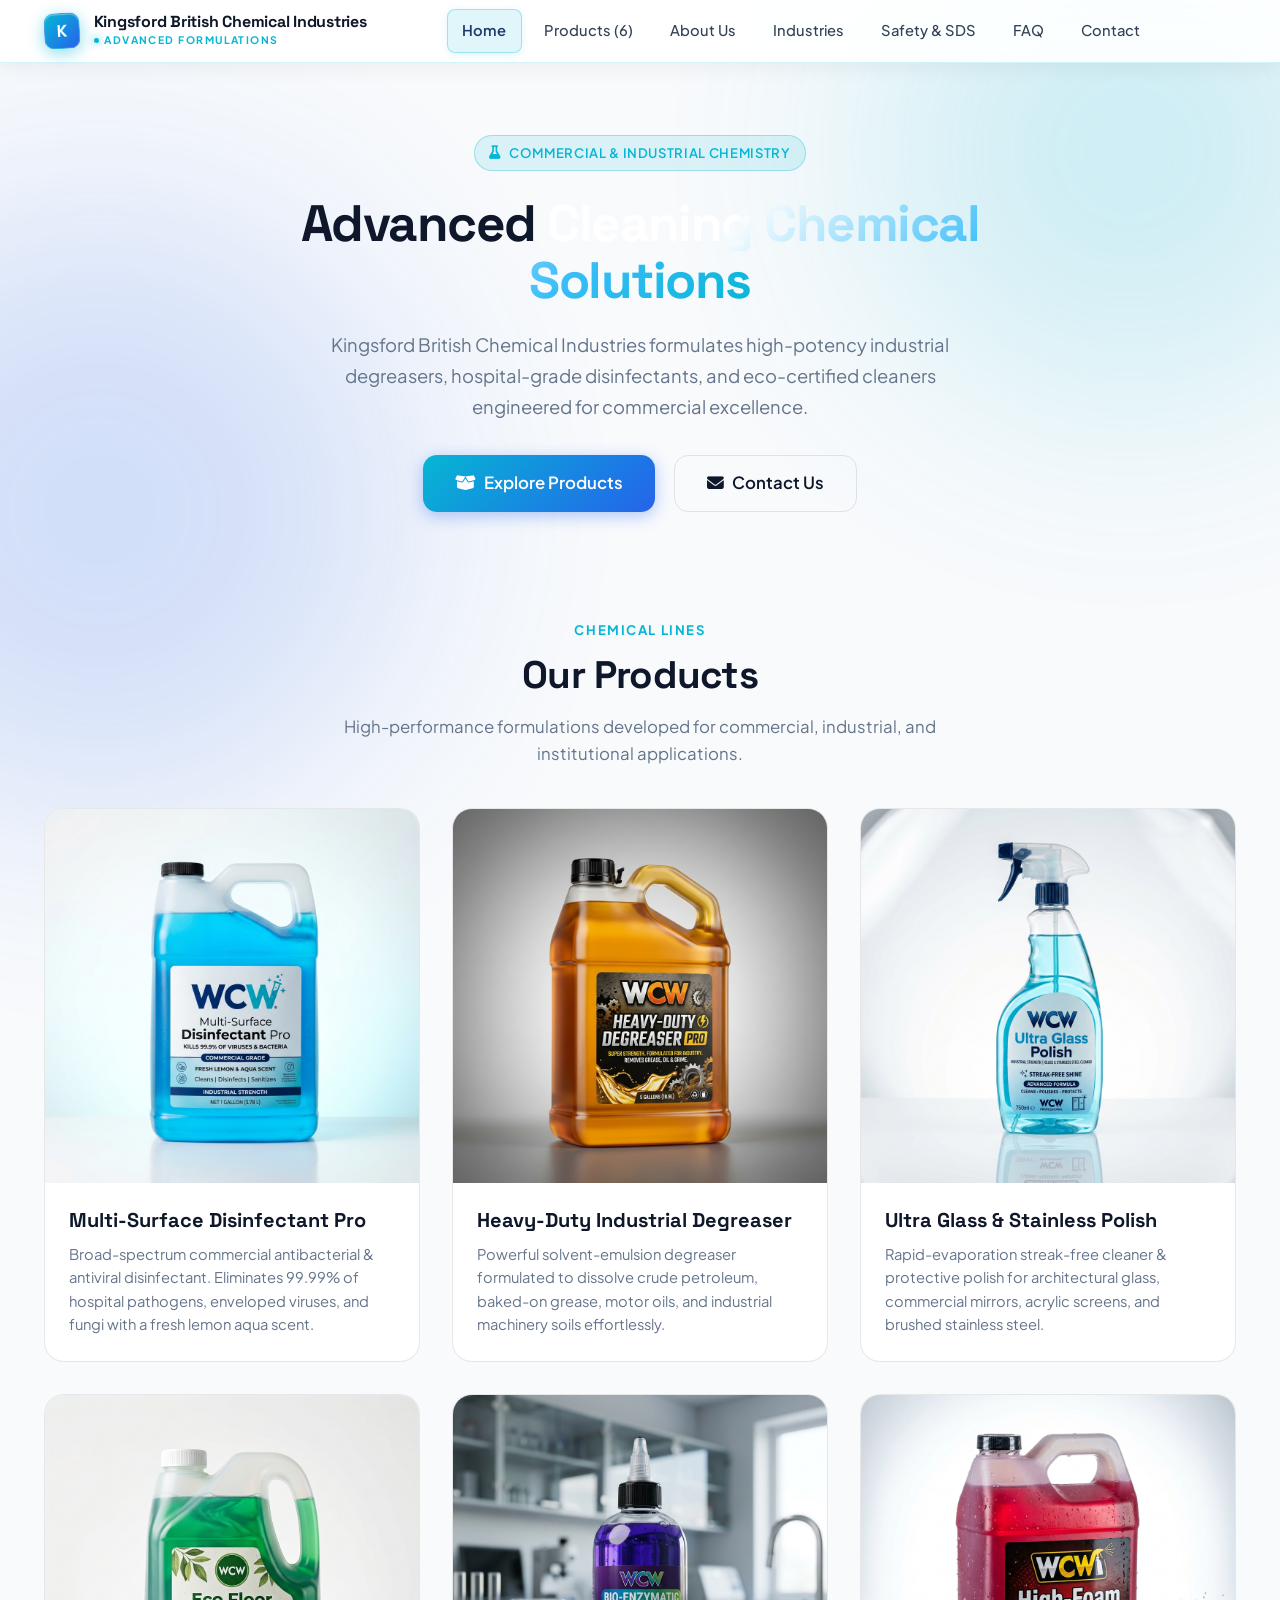
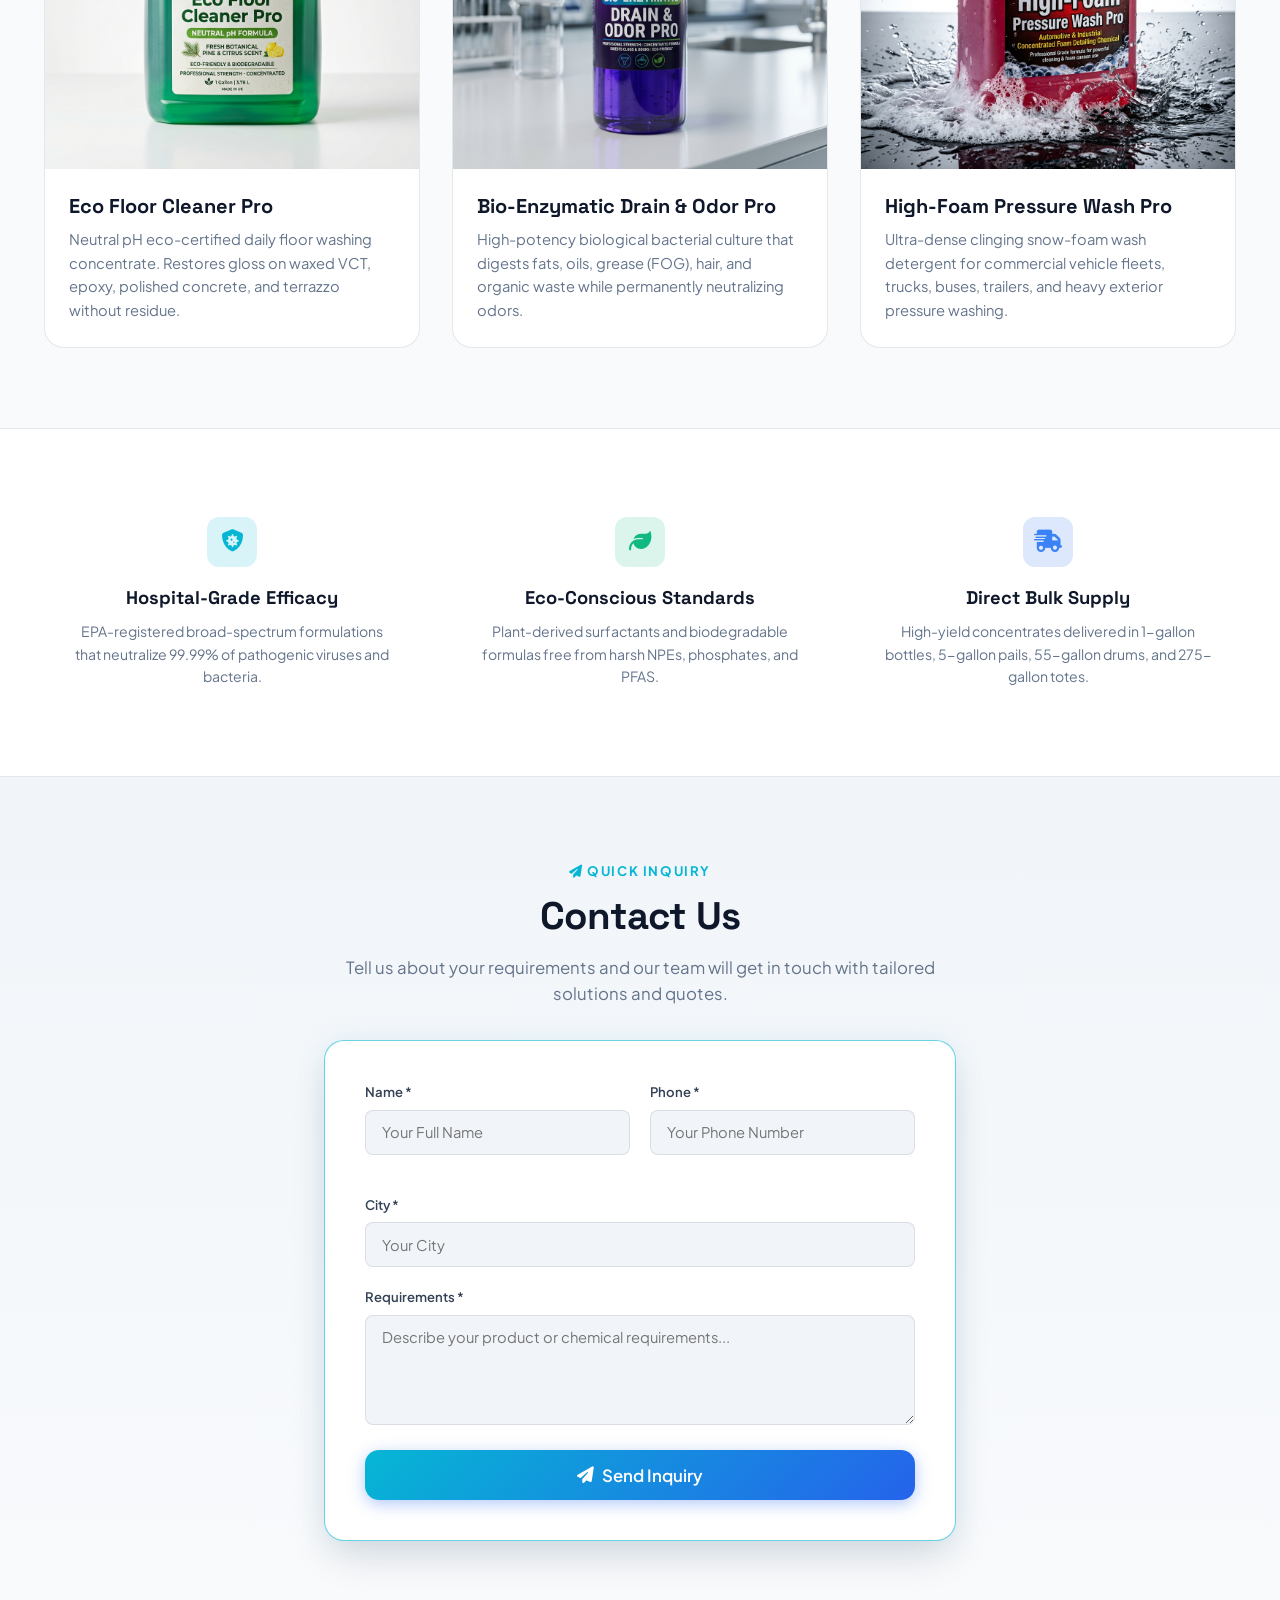
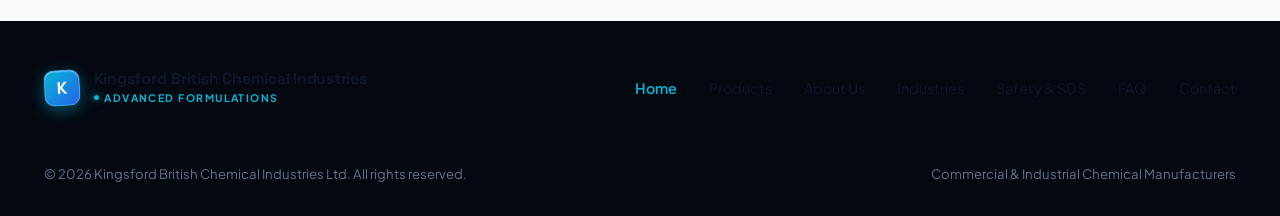
<file: index.html>
<!DOCTYPE html>
<html lang="en">
<head>
  <meta charset="UTF-8">
  <meta name="viewport" content="width=device-width, initial-scale=1.0">
  <title>Kingsford British Chemical Industries | Commercial & Industrial Cleaning Solutions</title>
  <meta name="description" content="Kingsford British Chemical Industries formulates laboratory-grade commercial and industrial cleaning chemicals, disinfectants, degreasers, and eco-certified cleaners.">
  
  <!-- Favicon -->
  <link rel="icon" type="image/svg+xml" href="data:image/svg+xml,<svg xmlns='http://www.w3.org/2000/svg' viewBox='0 0 100 100'><rect width='100' height='100' rx='25' fill='%2306b6d4'/><text x='50%' y='68%' font-size='55' font-family='sans-serif' font-weight='900' fill='white' text-anchor='middle'>K</text></svg>">

  <!-- Google Fonts -->
  <link rel="preconnect" href="https://fonts.googleapis.com">
  <link rel="preconnect" href="https://fonts.gstatic.com" crossorigin>
  <link href="https://fonts.googleapis.com/css2?family=Plus+Jakarta+Sans:wght@400;500;600;700&family=Space+Grotesk:wght@500;600;700;800&display=swap" rel="stylesheet">

  <!-- Font Awesome 6 Icons -->
  <link rel="stylesheet" href="https://cdnjs.cloudflare.com/ajax/libs/font-awesome/6.5.1/css/all.min.css">

  <!-- Stylesheet -->
  <link rel="stylesheet" href="styles.css">
</head>
<body>

  <!-- Ambient Background Glow -->
  <div class="bg-glow-orb bg-orb-1"></div>
  <div class="bg-glow-orb bg-orb-2"></div>



  <!-- Header -->
  <header class="header-main">
    <div class="container nav-wrapper">
      <a href="index.html" class="brand-logo" aria-label="Kingsford British Chemical Industries Homepage">
        <div class="logo-badge">K</div>
        <div class="brand-text">
          <span class="title">Kingsford British Chemical Industries</span>
          <span class="tagline">Advanced Formulations</span>
        </div>
      </a>

      <!-- Navigation Links -->
      <nav>
        <ul class="nav-menu">
          <li><a href="index.html" class="nav-link active">Home</a></li>
          <li><a href="products.html" class="nav-link">Products (6)</a></li>
          <li><a href="about.html" class="nav-link">About Us</a></li>
          <li><a href="industries.html" class="nav-link">Industries</a></li>
          <li><a href="safety.html" class="nav-link">Safety & SDS</a></li>
          <li><a href="faq.html" class="nav-link">FAQ</a></li>
          <li><a href="#contact" class="nav-link">Contact</a></li>
        </ul>
      </nav>

      <!-- Action Buttons -->
      <div class="nav-actions">
        <button class="mobile-nav-toggle" aria-label="Open Navigation Menu" aria-expanded="false">
          <i class="fas fa-bars"></i>
        </button>
      </div>
    </div>
  </header>

  <!-- Clean Hero Section -->
  <section class="hero-section" id="hero" style="padding: 4.5rem 0 3.5rem;">
    <div class="container" style="text-align: center; max-width: 860px;">
      <div class="hero-tag">
        <i class="fas fa-flask"></i> Commercial & Industrial Chemistry
      </div>
      <h1 class="hero-title" style="font-size: 3.2rem; margin-bottom: 1.2rem;">
        Advanced <span class="gradient-text">Cleaning Chemical Solutions</span>
      </h1>
      <p class="hero-desc" style="margin: 0 auto 2rem; font-size: 1.15rem; max-width: 680px;">
        Kingsford British Chemical Industries formulates high-potency industrial degreasers, hospital-grade disinfectants, and eco-certified cleaners engineered for commercial excellence.
      </p>

      <div class="hero-cta-group" style="justify-content: center; margin-bottom: 0;">
        <a href="#products" class="btn btn-primary btn-lg">
          <i class="fas fa-box-open"></i> Explore Products
        </a>
        <a href="#contact" class="btn btn-outline btn-lg">
          <i class="fas fa-envelope"></i> Contact Us
        </a>
      </div>
    </div>
  </section>

  <!-- 6 Products Showcase Section -->
  <main class="products-section" id="products" style="padding: 3rem 0 5rem;">
    <div class="container">
      <div class="section-header" style="margin-bottom: 2.5rem;">
        <span class="section-tag">Chemical Lines</span>
        <h2 class="section-title">Our Products</h2>
        <p class="section-desc">
          High-performance formulations developed for commercial, industrial, and institutional applications.
        </p>
      </div>

      <!-- Simple 6 Products Grid -->
      <div class="products-grid" id="productsGrid">
        <!-- Rendered dynamically by app.js: Photo, Product Name, and Description only -->
      </div>
    </div>
  </main>

  <!-- Simple Why Kingsford British Chemical Industries Section -->
  <section style="padding: 4rem 0; background: var(--bg-card); border-top: 1px solid var(--border-glass); border-bottom: 1px solid var(--border-glass);">
    <div class="container">
      <div class="features-inline-grid" style="display: grid; grid-template-columns: repeat(3, 1fr); gap: 2rem; text-align: center;">
        <div style="padding: 1.5rem;">
          <div style="width: 50px; height: 50px; border-radius: 12px; background: rgba(6, 182, 212, 0.15); color: var(--accent-cyan); display: flex; align-items: center; justify-content: center; font-size: 1.4rem; margin: 0 auto 1rem;">
            <i class="fas fa-shield-virus"></i>
          </div>
          <h3 style="font-family: var(--font-heading); font-size: 1.15rem; margin-bottom: 0.5rem;">Hospital-Grade Efficacy</h3>
          <p style="font-size: 0.88rem; color: var(--text-muted); line-height: 1.6;">
            EPA-registered broad-spectrum formulations that neutralize 99.99% of pathogenic viruses and bacteria.
          </p>
        </div>

        <div style="padding: 1.5rem;">
          <div style="width: 50px; height: 50px; border-radius: 12px; background: rgba(16, 185, 129, 0.15); color: var(--accent-emerald); display: flex; align-items: center; justify-content: center; font-size: 1.4rem; margin: 0 auto 1rem;">
            <i class="fas fa-leaf"></i>
          </div>
          <h3 style="font-family: var(--font-heading); font-size: 1.15rem; margin-bottom: 0.5rem;">Eco-Conscious Standards</h3>
          <p style="font-size: 0.88rem; color: var(--text-muted); line-height: 1.6;">
            Plant-derived surfactants and biodegradable formulas free from harsh NPEs, phosphates, and PFAS.
          </p>
        </div>

        <div style="padding: 1.5rem;">
          <div style="width: 50px; height: 50px; border-radius: 12px; background: rgba(37, 99, 235, 0.15); color: var(--primary-400); display: flex; align-items: center; justify-content: center; font-size: 1.4rem; margin: 0 auto 1rem;">
            <i class="fas fa-truck-fast"></i>
          </div>
          <h3 style="font-family: var(--font-heading); font-size: 1.15rem; margin-bottom: 0.5rem;">Direct Bulk Supply</h3>
          <p style="font-size: 0.88rem; color: var(--text-muted); line-height: 1.6;">
            High-yield concentrates delivered in 1-gallon bottles, 5-gallon pails, 55-gallon drums, and 275-gallon totes.
          </p>
        </div>
      </div>
    </div>
  </section>

  <!-- Contact Form Section -->
  <section class="contact-section" id="contact" style="padding: 5rem 0; position: relative;">
    <div class="container" style="max-width: 680px;">
      <div class="section-header" style="text-align: center; margin-bottom: 2rem;">
        <span class="section-tag"><i class="fas fa-paper-plane"></i> Quick Inquiry</span>
        <h2 class="section-title">Contact Us</h2>
        <p class="section-desc">
          Tell us about your requirements and our team will get in touch with tailored solutions and quotes.
        </p>
      </div>

      <div class="contact-form-box" style="box-shadow: var(--shadow-lg), 0 0 30px rgba(6, 182, 212, 0.08);">
        <form id="landingContactForm">
          <div class="form-grid-2">
            <div class="form-group">
              <label class="form-label" for="landingName">Name *</label>
              <input type="text" id="landingName" name="name" class="form-input" placeholder="Your Full Name" required>
            </div>
            <div class="form-group">
              <label class="form-label" for="landingPhone">Phone *</label>
              <input type="tel" id="landingPhone" name="phone" class="form-input" placeholder="Your Phone Number" required>
            </div>
          </div>

          <div class="form-group">
            <label class="form-label" for="landingCity">City *</label>
            <input type="text" id="landingCity" name="city" class="form-input" placeholder="Your City" required>
          </div>

          <div class="form-group">
            <label class="form-label" for="landingRequirements">Requirements *</label>
            <textarea id="landingRequirements" name="requirements" class="form-textarea" placeholder="Describe your product or chemical requirements..." required></textarea>
          </div>

          <button type="submit" class="btn btn-primary btn-lg" style="width: 100%;">
            <i class="fas fa-paper-plane"></i> Send Inquiry
          </button>
        </form>
      </div>
    </div>
  </section>

  <!-- Simple Footer -->
  <footer class="site-footer" style="padding: 3rem 0 2rem;">
    <div class="container">
      <div style="display: flex; justify-content: space-between; align-items: center; flex-wrap: wrap; gap: 1.5rem; padding-bottom: 2rem; border-bottom: 1px solid var(--border-glass);">
        <a href="index.html" class="brand-logo" aria-label="Kingsford British Chemical Industries">
          <div class="logo-badge">K</div>
          <div class="brand-text">
            <span class="title">Kingsford British Chemical Industries</span>
            <span class="tagline">Advanced Formulations</span>
          </div>
        </a>

        <div style="display: flex; gap: 2rem; flex-wrap: wrap; font-size: 0.9rem;">
          <a href="index.html" style="color: var(--accent-cyan); font-weight: 600;">Home</a>
          <a href="products.html">Products</a>
          <a href="about.html">About Us</a>
          <a href="industries.html">Industries</a>
          <a href="safety.html">Safety & SDS</a>
          <a href="faq.html">FAQ</a>
          <a href="#contact">Contact</a>
        </div>
      </div>

      <div style="display: flex; justify-content: space-between; align-items: center; flex-wrap: wrap; gap: 1rem; margin-top: 1.5rem; font-size: 0.82rem; color: var(--text-muted);">
        <div>&copy; 2026 Kingsford British Chemical Industries Ltd. All rights reserved.</div>
        <div>Commercial & Industrial Chemical Manufacturers</div>
      </div>
    </div>
  </footer>

  <!-- Toast Notification Container -->
  <div class="toast-container" id="toastContainer"></div>

  <!-- Application Script -->
  <script src="app.js"></script>
</body>
</html>
</file>
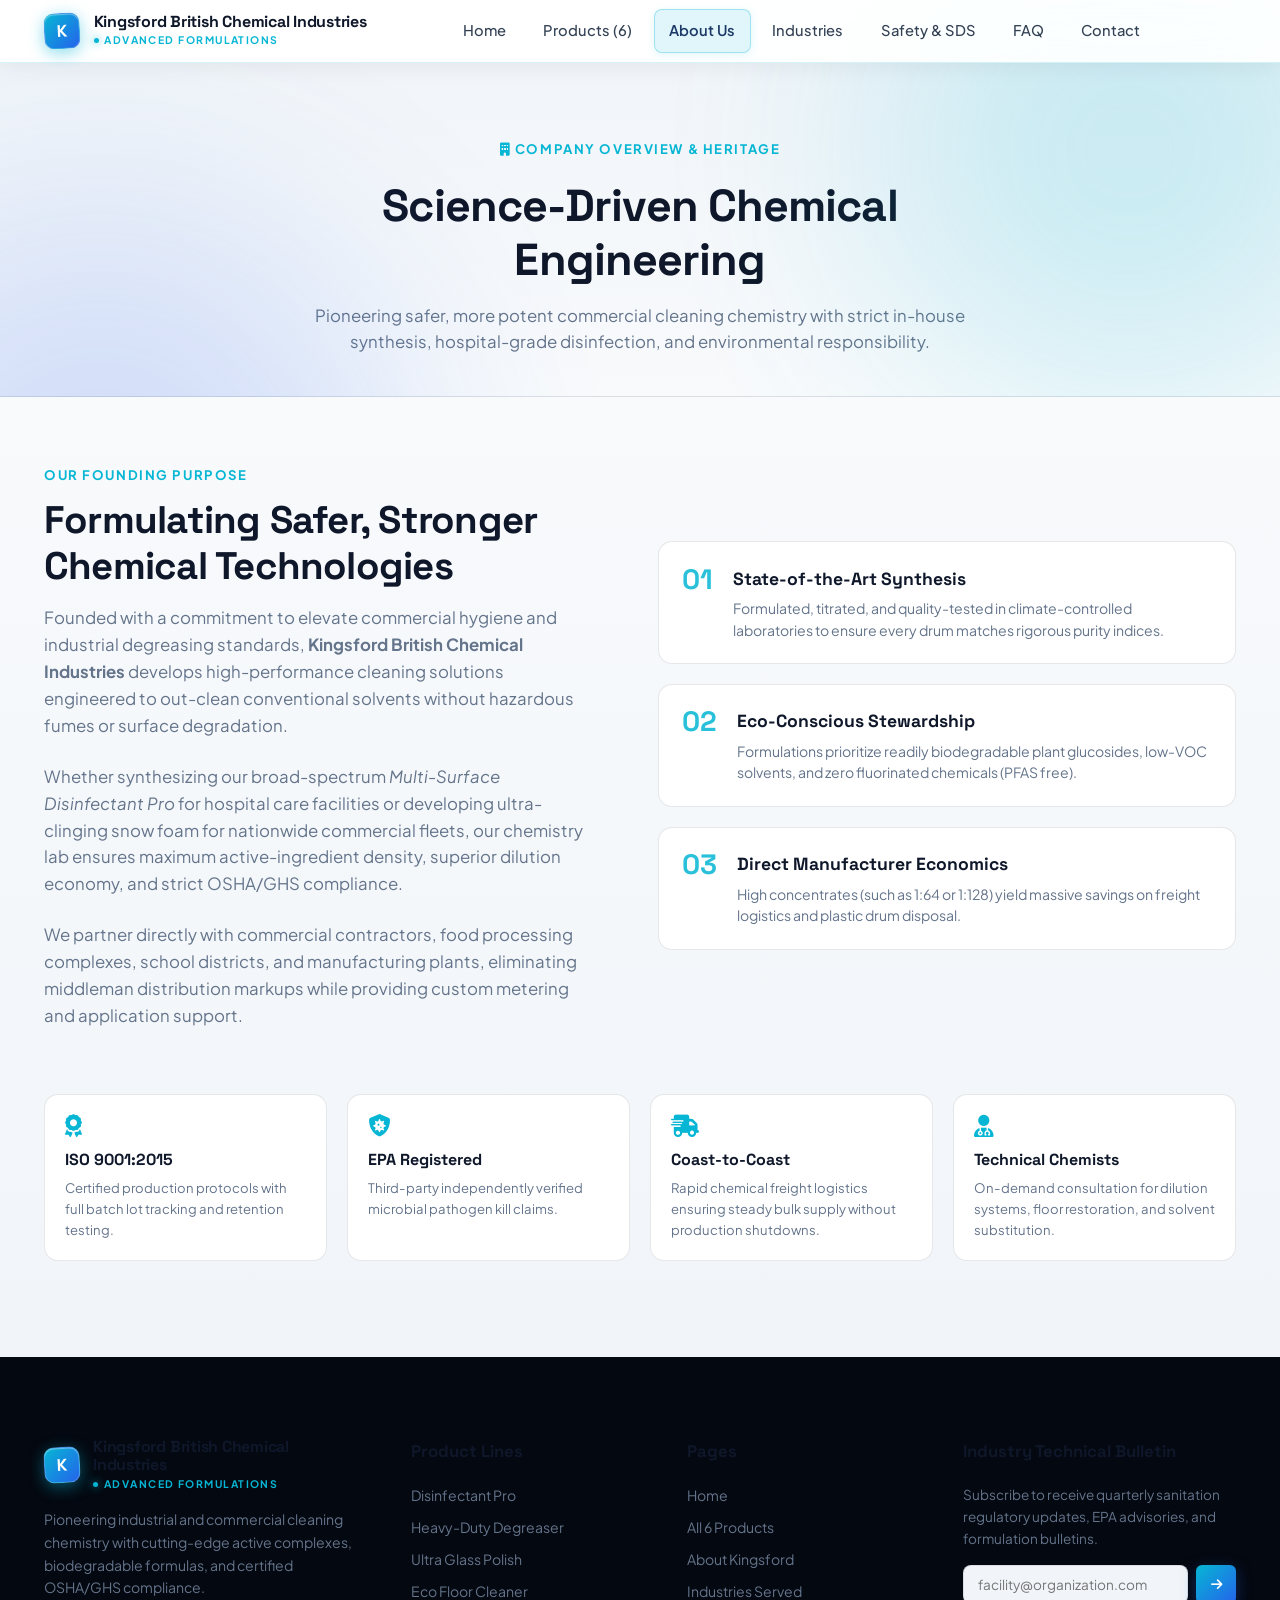
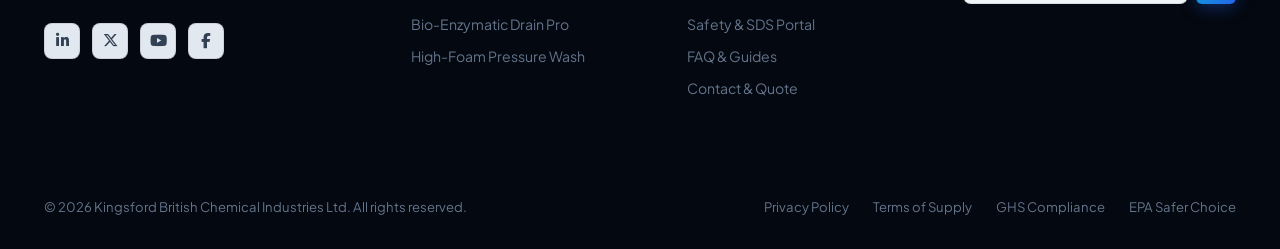
<file: about.html>
﻿<!DOCTYPE html>
<html lang="en">
<head>
  <meta charset="UTF-8">
  <meta name="viewport" content="width=device-width, initial-scale=1.0">
  <title>About Us | Kingsford British Chemical Industries - Laboratory Formulations & Standards</title>
  <meta name="description" content="Discover Kingsford British Chemical Industries' heritage, in-house laboratory synthesis, ISO 9001 quality controls, and eco-conscious formulation philosophy.">
  
  <link rel="icon" type="image/svg+xml" href="data:image/svg+xml,<svg xmlns='http://www.w3.org/2000/svg' viewBox='0 0 100 100'><rect width='100' height='100' rx='25' fill='%2306b6d4'/><text x='50%' y='68%' font-size='55' font-family='sans-serif' font-weight='900' fill='white' text-anchor='middle'>K</text></svg>">
  <link rel="preconnect" href="https://fonts.googleapis.com">
  <link rel="preconnect" href="https://fonts.gstatic.com" crossorigin>
  <link href="https://fonts.googleapis.com/css2?family=Plus+Jakarta+Sans:wght@400;500;600;700&family=Space+Grotesk:wght@500;600;700;800&display=swap" rel="stylesheet">
  <link rel="stylesheet" href="https://cdnjs.cloudflare.com/ajax/libs/font-awesome/6.5.1/css/all.min.css">
  <link rel="stylesheet" href="styles.css">
</head>
<body>

  <div class="bg-glow-orb bg-orb-1"></div>
  <div class="bg-glow-orb bg-orb-2"></div>

  <!-- Header -->
  <header class="header-main">
    <div class="container nav-wrapper">
      <a href="index.html" class="brand-logo" aria-label="Kingsford British Chemical Industries Homepage">
        <div class="logo-badge">K</div>
        <div class="brand-text">
          <span class="title">Kingsford British Chemical Industries</span>
          <span class="tagline">Advanced Formulations</span>
        </div>
      </a>

      <nav>
        <ul class="nav-menu">
          <li><a href="index.html" class="nav-link">Home</a></li>
          <li><a href="products.html" class="nav-link">Products (6)</a></li>
          <li><a href="about.html" class="nav-link active">About Us</a></li>
          <li><a href="industries.html" class="nav-link">Industries</a></li>
          <li><a href="safety.html" class="nav-link">Safety & SDS</a></li>
          <li><a href="faq.html" class="nav-link">FAQ</a></li>
          <li><a href="contact.html" class="nav-link">Contact</a></li>
        </ul>
      </nav>

      <div class="nav-actions">
        <button class="mobile-nav-toggle" aria-label="Open Navigation Menu" aria-expanded="false">
          <i class="fas fa-bars"></i>
        </button>
      </div>
    </div>
  </header>

  <!-- Page Header Banner -->
  <section style="padding: 4.5rem 0 2.5rem; text-align: center; border-bottom: 1px solid var(--border-glass); background: linear-gradient(180deg, var(--primary-900) 0%, var(--bg-dark) 100%);">
    <div class="container" style="max-width: 780px;">
      <span class="section-tag"><i class="fas fa-building"></i> Company Overview & Heritage</span>
      <h1 class="section-title" style="font-size: 2.8rem; margin-top: 0.5rem;">Science-Driven Chemical Engineering</h1>
      <p class="section-desc">
        Pioneering safer, more potent commercial cleaning chemistry with strict in-house synthesis, hospital-grade disinfection, and environmental responsibility.
      </p>
    </div>
  </section>

  <!-- Detailed About Content Section -->
  <main class="about-section" style="padding-top: 4rem;">
    <div class="container">
      <div class="about-grid">
        <div class="about-text-column">
          <span class="section-tag">Our Founding Purpose</span>
          <h2 class="section-title">Formulating Safer, Stronger Chemical Technologies</h2>
          <p class="section-desc" style="margin-bottom: 1.5rem;">
            Founded with a commitment to elevate commercial hygiene and industrial degreasing standards, <strong>Kingsford British Chemical Industries</strong> develops high-performance cleaning solutions engineered to out-clean conventional solvents without hazardous fumes or surface degradation.
          </p>
          <p class="section-desc" style="margin-bottom: 1.5rem;">
            Whether synthesizing our broad-spectrum <em>Multi-Surface Disinfectant Pro</em> for hospital care facilities or developing ultra-clinging snow foam for nationwide commercial fleets, our chemistry lab ensures maximum active-ingredient density, superior dilution economy, and strict OSHA/GHS compliance.
          </p>
          <p class="section-desc">
            We partner directly with commercial contractors, food processing complexes, school districts, and manufacturing plants, eliminating middleman distribution markups while providing custom metering and application support.
          </p>
        </div>

        <div class="about-pillars">
          <div class="pillar-card">
            <div class="pillar-num">01</div>
            <div class="pillar-content">
              <h4>State-of-the-Art Synthesis</h4>
              <p>Formulated, titrated, and quality-tested in climate-controlled laboratories to ensure every drum matches rigorous purity indices.</p>
            </div>
          </div>
          <div class="pillar-card">
            <div class="pillar-num">02</div>
            <div class="pillar-content">
              <h4>Eco-Conscious Stewardship</h4>
              <p>Formulations prioritize readily biodegradable plant glucosides, low-VOC solvents, and zero fluorinated chemicals (PFAS free).</p>
            </div>
          </div>
          <div class="pillar-card">
            <div class="pillar-num">03</div>
            <div class="pillar-content">
              <h4>Direct Manufacturer Economics</h4>
              <p>High concentrates (such as 1:64 or 1:128) yield massive savings on freight logistics and plastic drum disposal.</p>
            </div>
          </div>
        </div>
      </div>

      <!-- Highlights Grid -->
      <div class="about-highlights" style="margin-top: 4rem; grid-template-columns: repeat(4, 1fr);">
        <div class="highlight-box">
          <i class="fas fa-award"></i>
          <h4>ISO 9001:2015</h4>
          <p>Certified production protocols with full batch lot tracking and retention testing.</p>
        </div>
        <div class="highlight-box">
          <i class="fas fa-shield-virus"></i>
          <h4>EPA Registered</h4>
          <p>Third-party independently verified microbial pathogen kill claims.</p>
        </div>
        <div class="highlight-box">
          <i class="fas fa-truck-fast"></i>
          <h4>Coast-to-Coast</h4>
          <p>Rapid chemical freight logistics ensuring steady bulk supply without production shutdowns.</p>
        </div>
        <div class="highlight-box">
          <i class="fas fa-user-doctor"></i>
          <h4>Technical Chemists</h4>
          <p>On-demand consultation for dilution systems, floor restoration, and solvent substitution.</p>
        </div>
      </div>
    </div>
  </main>

  <!-- Footer -->
  <footer class="site-footer">
    <div class="container">
      <div class="footer-grid">
        <div class="footer-brand">
          <a href="index.html" class="brand-logo" aria-label="Kingsford British Chemical Industries">
            <div class="logo-badge">K</div>
            <div class="brand-text">
              <span class="title">Kingsford British Chemical Industries</span>
              <span class="tagline">Advanced Formulations</span>
            </div>
          </a>
          <p>
            Pioneering industrial and commercial cleaning chemistry with cutting-edge active complexes, biodegradable formulas, and certified OSHA/GHS compliance.
          </p>
          <div class="social-links">
            <a href="#" class="social-btn" aria-label="LinkedIn"><i class="fab fa-linkedin-in"></i></a>
            <a href="#" class="social-btn" aria-label="Twitter"><i class="fab fa-x-twitter"></i></a>
            <a href="#" class="social-btn" aria-label="YouTube"><i class="fab fa-youtube"></i></a>
            <a href="#" class="social-btn" aria-label="Facebook"><i class="fab fa-facebook-f"></i></a>
          </div>
        </div>

        <div class="footer-col">
          <h4>Product Lines</h4>
          <ul class="footer-links">
            <li><a href="products.html">Disinfectant Pro</a></li>
            <li><a href="products.html">Heavy-Duty Degreaser</a></li>
            <li><a href="products.html">Ultra Glass Polish</a></li>
            <li><a href="products.html">Eco Floor Cleaner</a></li>
            <li><a href="products.html">Bio-Enzymatic Drain Pro</a></li>
            <li><a href="products.html">High-Foam Pressure Wash</a></li>
          </ul>
        </div>

        <div class="footer-col">
          <h4>Pages</h4>
          <ul class="footer-links">
            <li><a href="index.html">Home</a></li>
            <li><a href="products.html">All 6 Products</a></li>
            <li><a href="about.html">About Kingsford</a></li>
            <li><a href="industries.html">Industries Served</a></li>
            <li><a href="safety.html">Safety & SDS Portal</a></li>
            <li><a href="faq.html">FAQ & Guides</a></li>
            <li><a href="contact.html">Contact & Quote</a></li>
          </ul>
        </div>

        <div class="footer-col newsletter-box">
          <h4>Industry Technical Bulletin</h4>
          <p>Subscribe to receive quarterly sanitation regulatory updates, EPA advisories, and formulation bulletins.</p>
          <form class="newsletter-form" id="newsletterForm">
            <input type="email" placeholder="facility@organization.com" required>
            <button type="submit" class="btn btn-primary btn-sm"><i class="fas fa-arrow-right"></i></button>
          </form>
        </div>
      </div>

      <div class="footer-bottom">
        <div>&copy; 2026 Kingsford British Chemical Industries Ltd. All rights reserved.</div>
        <div style="display: flex; gap: 1.5rem;">
          <a href="#">Privacy Policy</a>
          <a href="#">Terms of Supply</a>
          <a href="#">GHS Compliance</a>
          <a href="#">EPA Safer Choice</a>
        </div>
      </div>
    </div>
  </footer>

  <div class="toast-container" id="toastContainer"></div>
  <script src="app.js"></script>
</body>
</html>
</file>
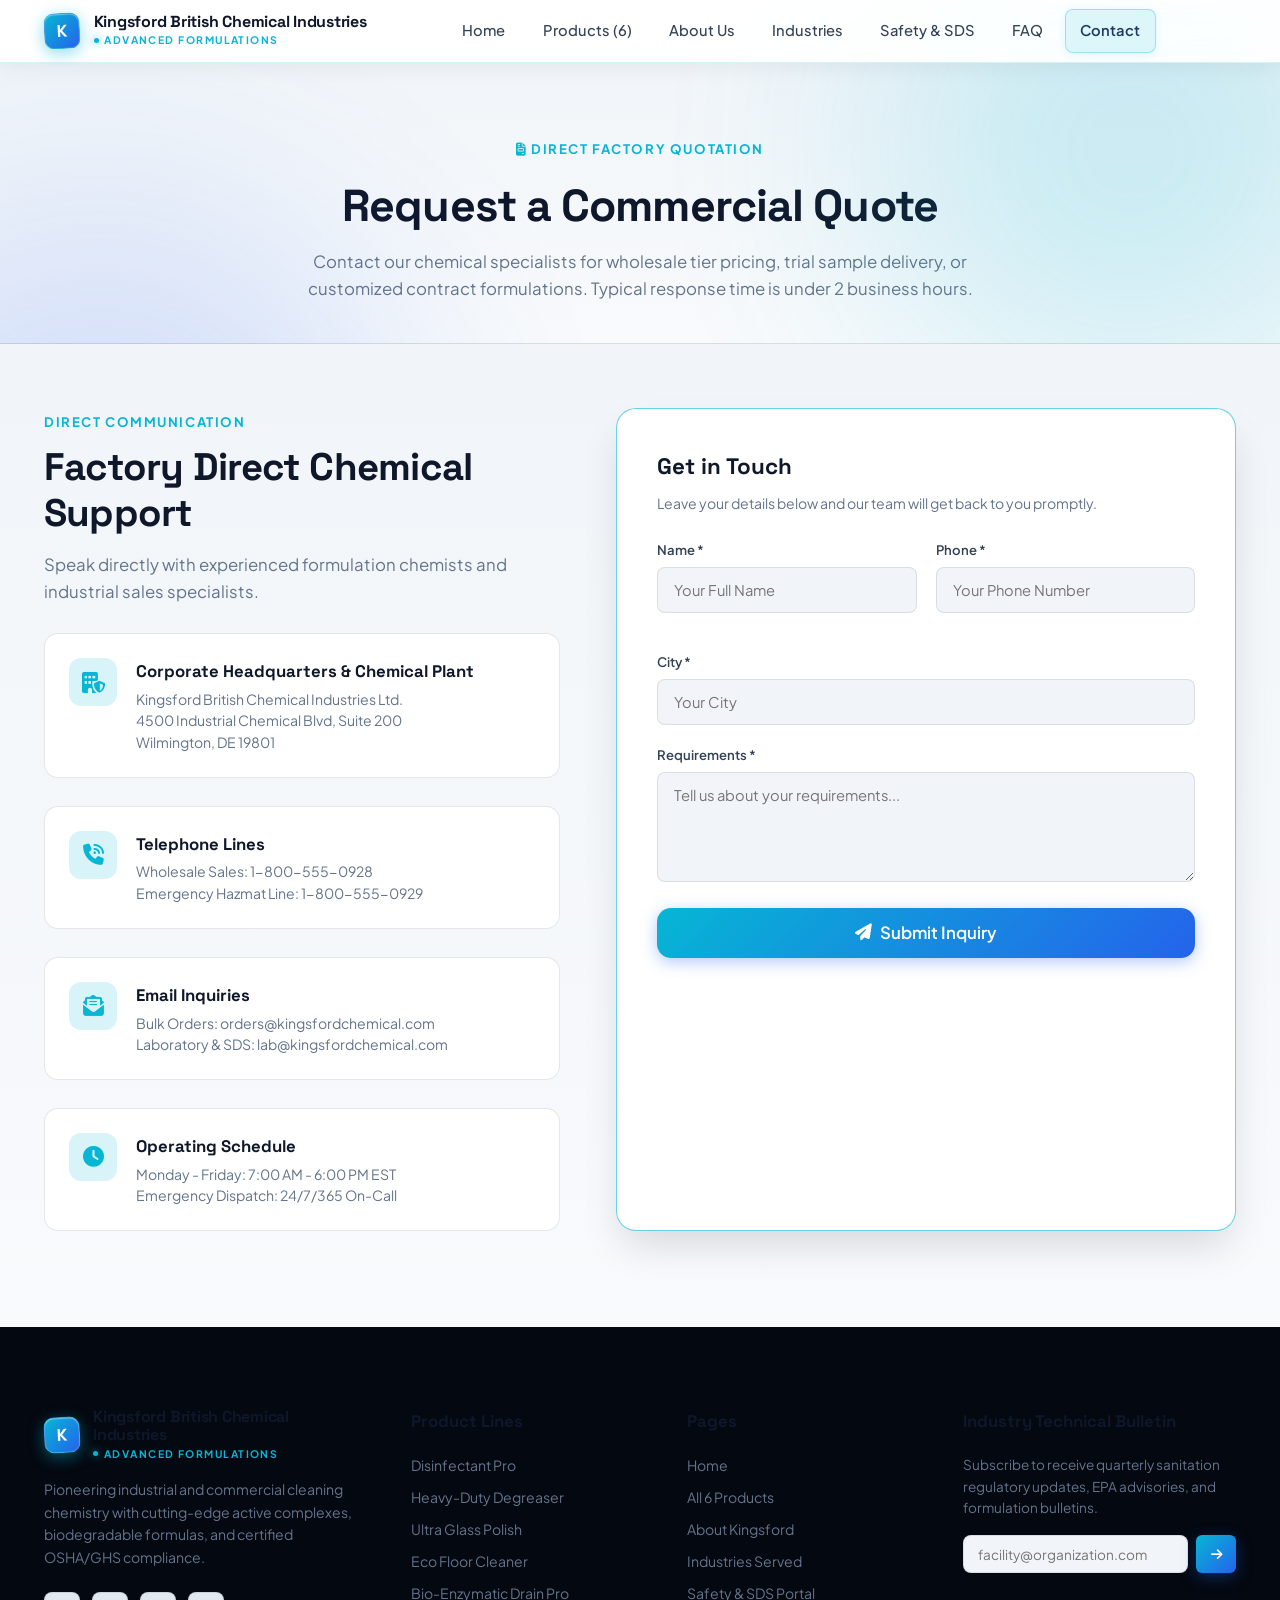
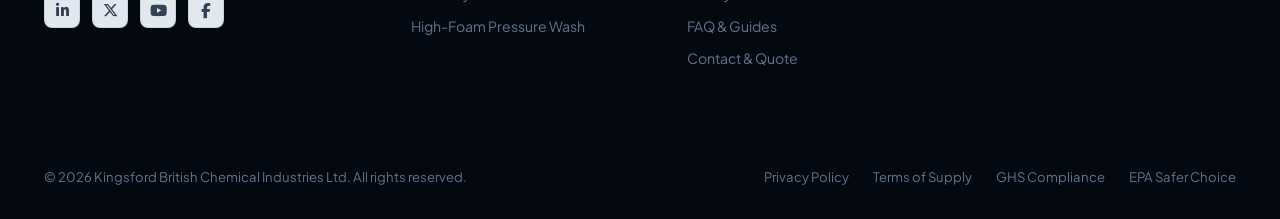
<file: contact.html>
<!DOCTYPE html>
<html lang="en">
<head>
  <meta charset="UTF-8">
  <meta name="viewport" content="width=device-width, initial-scale=1.0">
  <title>Contact Us & Request Commercial Quote | Kingsford British Chemical Industries</title>
  <meta name="description" content="Request commercial quotation, trial samples, or SDS documentation for Kingsford British Chemical Industries industrial cleaning products. Direct chemical dispatch.">
  
  <link rel="icon" type="image/svg+xml" href="data:image/svg+xml,<svg xmlns='http://www.w3.org/2000/svg' viewBox='0 0 100 100'><rect width='100' height='100' rx='25' fill='%2306b6d4'/><text x='50%' y='68%' font-size='55' font-family='sans-serif' font-weight='900' fill='white' text-anchor='middle'>K</text></svg>">
  <link rel="preconnect" href="https://fonts.googleapis.com">
  <link rel="preconnect" href="https://fonts.gstatic.com" crossorigin>
  <link href="https://fonts.googleapis.com/css2?family=Plus+Jakarta+Sans:wght@400;500;600;700&family=Space+Grotesk:wght@500;600;700;800&display=swap" rel="stylesheet">
  <link rel="stylesheet" href="https://cdnjs.cloudflare.com/ajax/libs/font-awesome/6.5.1/css/all.min.css">
  <link rel="stylesheet" href="styles.css">
</head>
<body>

  <div class="bg-glow-orb bg-orb-1"></div>
  <div class="bg-glow-orb bg-orb-2"></div>

  <!-- Header -->
  <header class="header-main">
    <div class="container nav-wrapper">
      <a href="index.html" class="brand-logo" aria-label="Kingsford British Chemical Industries Homepage">
        <div class="logo-badge">K</div>
        <div class="brand-text">
          <span class="title">Kingsford British Chemical Industries</span>
          <span class="tagline">Advanced Formulations</span>
        </div>
      </a>

      <nav>
        <ul class="nav-menu">
          <li><a href="index.html" class="nav-link">Home</a></li>
          <li><a href="products.html" class="nav-link">Products (6)</a></li>
          <li><a href="about.html" class="nav-link">About Us</a></li>
          <li><a href="industries.html" class="nav-link">Industries</a></li>
          <li><a href="safety.html" class="nav-link">Safety & SDS</a></li>
          <li><a href="faq.html" class="nav-link">FAQ</a></li>
          <li><a href="contact.html" class="nav-link active">Contact</a></li>
        </ul>
      </nav>

      <div class="nav-actions">
        <button id="themeToggleBtn" class="theme-toggle" aria-label="Toggle Theme Mode">
          <i class="fas fa-sun"></i>
        </button>
        <button class="mobile-nav-toggle" aria-label="Open Navigation Menu" aria-expanded="false">
          <i class="fas fa-bars"></i>
        </button>
      </div>
    </div>
  </header>

  <!-- Page Header Banner -->
  <section style="padding: 4.5rem 0 2.5rem; text-align: center; border-bottom: 1px solid var(--border-glass); background: linear-gradient(180deg, var(--primary-900) 0%, var(--bg-dark) 100%);">
    <div class="container" style="max-width: 780px;">
      <span class="section-tag"><i class="fas fa-file-invoice"></i> Direct Factory Quotation</span>
      <h1 class="section-title" style="font-size: 2.8rem; margin-top: 0.5rem;">Request a Commercial Quote</h1>
      <p class="section-desc">
        Contact our chemical specialists for wholesale tier pricing, trial sample delivery, or customized contract formulations. Typical response time is under 2 business hours.
      </p>
    </div>
  </section>

  <!-- Main Contact Section -->
  <main class="contact-section" style="padding-top: 4rem;">
    <div class="container contact-grid">
      <!-- Contact Info Cards -->
      <div class="contact-info-panel">
        <div>
          <span class="section-tag">Direct Communication</span>
          <h2 class="section-title" style="margin-bottom: 1rem;">Factory Direct Chemical Support</h2>
          <p class="section-desc">
            Speak directly with experienced formulation chemists and industrial sales specialists.
          </p>
        </div>

        <div class="contact-card">
          <div class="contact-icon"><i class="fas fa-building-shield"></i></div>
          <div class="contact-card-text">
            <h4>Corporate Headquarters & Chemical Plant</h4>
            <p>Kingsford British Chemical Industries Ltd.<br>4500 Industrial Chemical Blvd, Suite 200<br>Wilmington, DE 19801</p>
          </div>
        </div>

        <div class="contact-card">
          <div class="contact-icon"><i class="fas fa-phone-volume"></i></div>
          <div class="contact-card-text">
            <h4>Telephone Lines</h4>
            <p>Wholesale Sales: <a href="tel:18005550928">1-800-555-0928</a><br>Emergency Hazmat Line: <a href="tel:18005550929">1-800-555-0929</a></p>
          </div>
        </div>

        <div class="contact-card">
          <div class="contact-icon"><i class="fas fa-envelope-open-text"></i></div>
          <div class="contact-card-text">
            <h4>Email Inquiries</h4>
            <p>Bulk Orders: <a href="mailto:orders@kingsfordchemical.com">orders@kingsfordchemical.com</a><br>Laboratory & SDS: <a href="mailto:lab@kingsfordchemical.com">lab@kingsfordchemical.com</a></p>
          </div>
        </div>

        <div class="contact-card">
          <div class="contact-icon"><i class="fas fa-clock"></i></div>
          <div class="contact-card-text">
            <h4>Operating Schedule</h4>
            <p>Monday - Friday: 7:00 AM - 6:00 PM EST<br>Emergency Dispatch: 24/7/365 On-Call</p>
          </div>
        </div>
      </div>

      <!-- Contact / RFQ Form -->
      <div class="contact-form-box">
        <h3 style="font-family: var(--font-heading); font-size: 1.4rem; margin-bottom: 0.5rem;">Get in Touch</h3>
        <p style="font-size: 0.88rem; color: var(--text-muted); margin-bottom: 1.5rem;">Leave your details below and our team will get back to you promptly.</p>

        <form id="quoteContactForm">
          <div class="form-grid-2">
            <div class="form-group">
              <label class="form-label" for="inquiryName">Name *</label>
              <input type="text" id="inquiryName" name="name" class="form-input" placeholder="Your Full Name" required>
            </div>
            <div class="form-group">
              <label class="form-label" for="inquiryPhone">Phone *</label>
              <input type="tel" id="inquiryPhone" name="phone" class="form-input" placeholder="Your Phone Number" required>
            </div>
          </div>

          <div class="form-group">
            <label class="form-label" for="inquiryCity">City *</label>
            <input type="text" id="inquiryCity" name="city" class="form-input" placeholder="Your City" required>
          </div>

          <div class="form-group">
            <label class="form-label" for="inquiryRequirements">Requirements *</label>
            <textarea id="inquiryRequirements" name="requirements" class="form-textarea" placeholder="Tell us about your requirements..." required></textarea>
          </div>

          <button type="submit" class="btn btn-primary btn-lg" style="width: 100%;">
            <i class="fas fa-paper-plane"></i> Submit Inquiry
          </button>
        </form>
      </div>
    </div>
  </main>

  <!-- Footer -->
  <footer class="site-footer">
    <div class="container">
      <div class="footer-grid">
        <div class="footer-brand">
          <a href="index.html" class="brand-logo" aria-label="Kingsford British Chemical Industries">
            <div class="logo-badge">K</div>
            <div class="brand-text">
              <span class="title">Kingsford British Chemical Industries</span>
              <span class="tagline">Advanced Formulations</span>
            </div>
          </a>
          <p>
            Pioneering industrial and commercial cleaning chemistry with cutting-edge active complexes, biodegradable formulas, and certified OSHA/GHS compliance.
          </p>
          <div class="social-links">
            <a href="#" class="social-btn" aria-label="LinkedIn"><i class="fab fa-linkedin-in"></i></a>
            <a href="#" class="social-btn" aria-label="Twitter"><i class="fab fa-x-twitter"></i></a>
            <a href="#" class="social-btn" aria-label="YouTube"><i class="fab fa-youtube"></i></a>
            <a href="#" class="social-btn" aria-label="Facebook"><i class="fab fa-facebook-f"></i></a>
          </div>
        </div>

        <div class="footer-col">
          <h4>Product Lines</h4>
          <ul class="footer-links">
            <li><a href="products.html">Disinfectant Pro</a></li>
            <li><a href="products.html">Heavy-Duty Degreaser</a></li>
            <li><a href="products.html">Ultra Glass Polish</a></li>
            <li><a href="products.html">Eco Floor Cleaner</a></li>
            <li><a href="products.html">Bio-Enzymatic Drain Pro</a></li>
            <li><a href="products.html">High-Foam Pressure Wash</a></li>
          </ul>
        </div>

        <div class="footer-col">
          <h4>Pages</h4>
          <ul class="footer-links">
            <li><a href="index.html">Home</a></li>
            <li><a href="products.html">All 6 Products</a></li>
            <li><a href="about.html">About Kingsford</a></li>
            <li><a href="industries.html">Industries Served</a></li>
            <li><a href="safety.html">Safety & SDS Portal</a></li>
            <li><a href="faq.html">FAQ & Guides</a></li>
            <li><a href="contact.html">Contact & Quote</a></li>
          </ul>
        </div>

        <div class="footer-col newsletter-box">
          <h4>Industry Technical Bulletin</h4>
          <p>Subscribe to receive quarterly sanitation regulatory updates, EPA advisories, and formulation bulletins.</p>
          <form class="newsletter-form" id="newsletterForm">
            <input type="email" placeholder="facility@organization.com" required>
            <button type="submit" class="btn btn-primary btn-sm"><i class="fas fa-arrow-right"></i></button>
          </form>
        </div>
      </div>

      <div class="footer-bottom">
        <div>&copy; 2026 Kingsford British Chemical Industries Ltd. All rights reserved.</div>
        <div style="display: flex; gap: 1.5rem;">
          <a href="#">Privacy Policy</a>
          <a href="#">Terms of Supply</a>
          <a href="#">GHS Compliance</a>
          <a href="#">EPA Safer Choice</a>
        </div>
      </div>
    </div>
  </footer>

  <div class="toast-container" id="toastContainer"></div>
  <script src="app.js"></script>
</body>
</html>
</file>
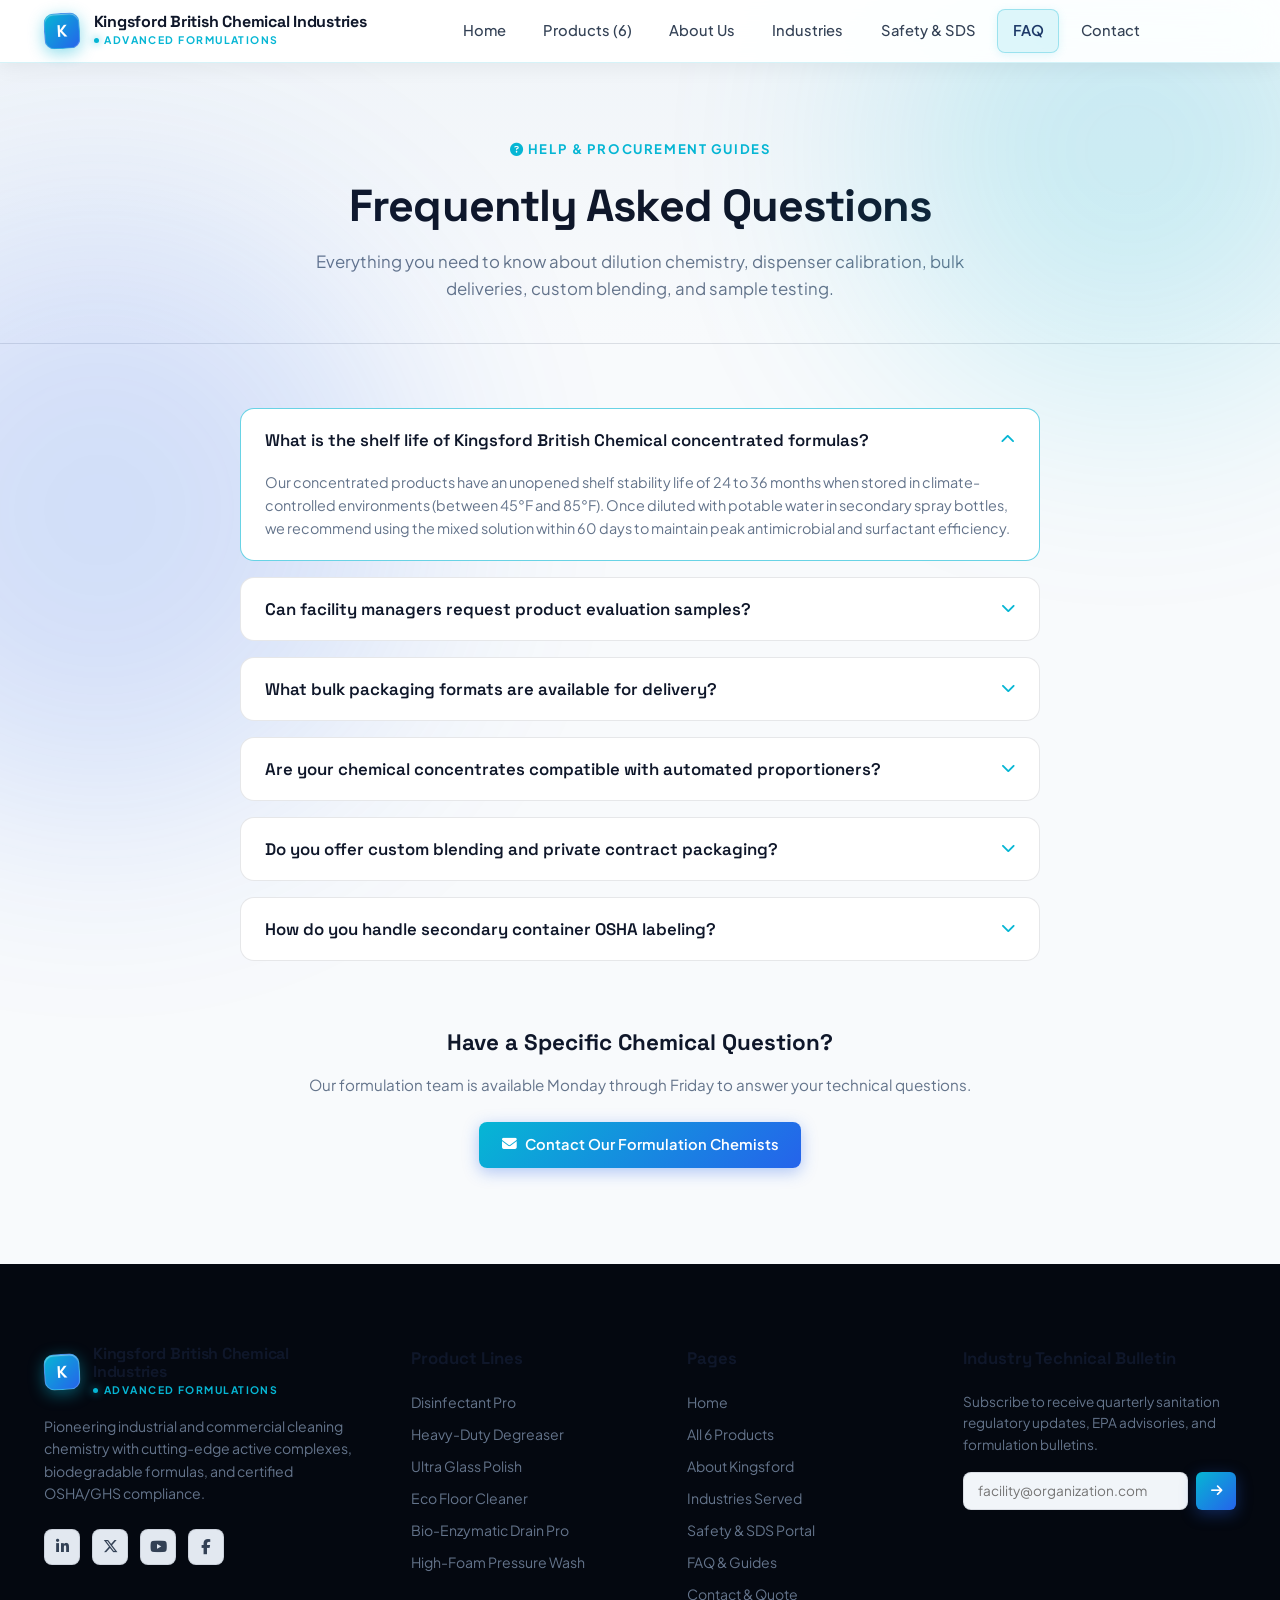
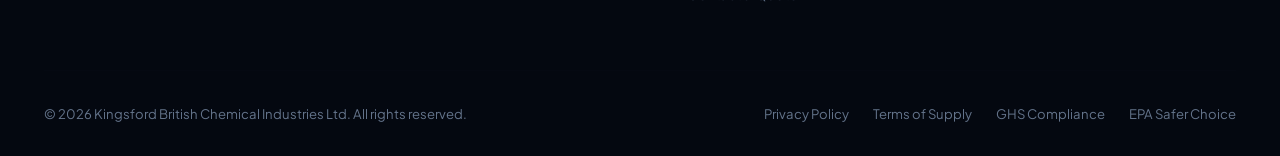
<file: faq.html>
﻿<!DOCTYPE html>
<html lang="en">
<head>
  <meta charset="UTF-8">
  <meta name="viewport" content="width=device-width, initial-scale=1.0">
  <title>Frequently Asked Questions | Kingsford British Chemical Industries</title>
  <meta name="description" content="Commercial chemical purchasing questions, dilution ratios, dispenser proportioning, shelf stability, and bulk logistics guidelines from Kingsford British Chemical Industries.">
  
  <link rel="icon" type="image/svg+xml" href="data:image/svg+xml,<svg xmlns='http://www.w3.org/2000/svg' viewBox='0 0 100 100'><rect width='100' height='100' rx='25' fill='%2306b6d4'/><text x='50%' y='68%' font-size='55' font-family='sans-serif' font-weight='900' fill='white' text-anchor='middle'>K</text></svg>">
  <link rel="preconnect" href="https://fonts.googleapis.com">
  <link rel="preconnect" href="https://fonts.gstatic.com" crossorigin>
  <link href="https://fonts.googleapis.com/css2?family=Plus+Jakarta+Sans:wght@400;500;600;700&family=Space+Grotesk:wght@500;600;700;800&display=swap" rel="stylesheet">
  <link rel="stylesheet" href="https://cdnjs.cloudflare.com/ajax/libs/font-awesome/6.5.1/css/all.min.css">
  <link rel="stylesheet" href="styles.css">
</head>
<body>

  <div class="bg-glow-orb bg-orb-1"></div>
  <div class="bg-glow-orb bg-orb-2"></div>

  <!-- Header -->
  <header class="header-main">
    <div class="container nav-wrapper">
      <a href="index.html" class="brand-logo" aria-label="Kingsford British Chemical Industries Homepage">
        <div class="logo-badge">K</div>
        <div class="brand-text">
          <span class="title">Kingsford British Chemical Industries</span>
          <span class="tagline">Advanced Formulations</span>
        </div>
      </a>

      <nav>
        <ul class="nav-menu">
          <li><a href="index.html" class="nav-link">Home</a></li>
          <li><a href="products.html" class="nav-link">Products (6)</a></li>
          <li><a href="about.html" class="nav-link">About Us</a></li>
          <li><a href="industries.html" class="nav-link">Industries</a></li>
          <li><a href="safety.html" class="nav-link">Safety & SDS</a></li>
          <li><a href="faq.html" class="nav-link active">FAQ</a></li>
          <li><a href="contact.html" class="nav-link">Contact</a></li>
        </ul>
      </nav>

      <div class="nav-actions">
        <button class="mobile-nav-toggle" aria-label="Open Navigation Menu" aria-expanded="false">
          <i class="fas fa-bars"></i>
        </button>
      </div>
    </div>
  </header>

  <!-- Page Header Banner -->
  <section style="padding: 4.5rem 0 2.5rem; text-align: center; border-bottom: 1px solid var(--border-glass); background: linear-gradient(180deg, var(--primary-900) 0%, var(--bg-dark) 100%);">
    <div class="container" style="max-width: 780px;">
      <span class="section-tag"><i class="fas fa-circle-question"></i> Help & Procurement Guides</span>
      <h1 class="section-title" style="font-size: 2.8rem; margin-top: 0.5rem;">Frequently Asked Questions</h1>
      <p class="section-desc">
        Everything you need to know about dilution chemistry, dispenser calibration, bulk deliveries, custom blending, and sample testing.
      </p>
    </div>
  </section>

  <!-- FAQ Accordion List -->
  <main class="faq-section" style="padding-top: 4rem;">
    <div class="container">
      <div class="faq-list">
        <div class="faq-item active">
          <button class="faq-question">
            <span>What is the shelf life of Kingsford British Chemical concentrated formulas?</span>
            <i class="fas fa-chevron-down faq-icon"></i>
          </button>
          <div class="faq-answer">
            <p>Our concentrated products have an unopened shelf stability life of 24 to 36 months when stored in climate-controlled environments (between 45°F and 85°F). Once diluted with potable water in secondary spray bottles, we recommend using the mixed solution within 60 days to maintain peak antimicrobial and surfactant efficiency.</p>
          </div>
        </div>

        <div class="faq-item">
          <button class="faq-question">
            <span>Can facility managers request product evaluation samples?</span>
            <i class="fas fa-chevron-down faq-icon"></i>
          </button>
          <div class="faq-answer">
            <p>Yes. We provide complimentary 1-quart or 1-gallon evaluation samples to qualified commercial facilities, industrial plants, hospitals, and educational campuses. Simply submit the Quote Request form and indicate your sample requirements.</p>
          </div>
        </div>

        <div class="faq-item">
          <button class="faq-question">
            <span>What bulk packaging formats are available for delivery?</span>
            <i class="fas fa-chevron-down faq-icon"></i>
          </button>
          <div class="faq-answer">
            <p>We supply products in 4x1 Gallon cases, 5-Gallon heavy-duty pails with pull-up spouts, 55-Gallon closed-head poly and steel drums, and 275-Gallon or 330-Gallon IBC totes fitted with 2" camlock discharge valves. Full truckload (FTL) orders receive priority regional dispatch.</p>
          </div>
        </div>

        <div class="faq-item">
          <button class="faq-question">
            <span>Are your chemical concentrates compatible with automated proportioners?</span>
            <i class="fas fa-chevron-down faq-icon"></i>
          </button>
          <div class="faq-answer">
            <p>Yes. All concentrates are calibrated for standard venturi proportioners, wall-mounted metering stations, and automated scrubber chemical injection pumps. We provide custom metering tip charts upon request.</p>
          </div>
        </div>

        <div class="faq-item">
          <button class="faq-question">
            <span>Do you offer custom blending and private contract packaging?</span>
            <i class="fas fa-chevron-down faq-icon"></i>
          </button>
          <div class="faq-answer">
            <p>Yes. Our in-house chemical formulation laboratory develops bespoke viscosities, fragrances, dye colors, and active ingredient ratios for contract janitorial companies, automotive franchises, and facility management groups.</p>
          </div>
        </div>

        <div class="faq-item">
          <button class="faq-question">
            <span>How do you handle secondary container OSHA labeling?</span>
            <i class="fas fa-chevron-down faq-icon"></i>
          </button>
          <div class="faq-answer">
            <p>We provide complimentary pre-printed, water-resistant OSHA GHS secondary spray bottle labels for all bulk orders to ensure full regulatory compliance during inspections.</p>
          </div>
        </div>
      </div>

      <div style="text-align: center; margin-top: 4rem;">
        <h3 style="font-family: var(--font-heading); font-size: 1.4rem; margin-bottom: 0.8rem;">Have a Specific Chemical Question?</h3>
        <p style="color: var(--text-muted); font-size: 0.95rem; margin-bottom: 1.5rem;">Our formulation team is available Monday through Friday to answer your technical questions.</p>
        <a href="contact.html" class="btn btn-primary">
          <i class="fas fa-envelope"></i> Contact Our Formulation Chemists
        </a>
      </div>
    </div>
  </main>

  <!-- Footer -->
  <footer class="site-footer">
    <div class="container">
      <div class="footer-grid">
        <div class="footer-brand">
          <a href="index.html" class="brand-logo" aria-label="Kingsford British Chemical Industries">
            <div class="logo-badge">K</div>
            <div class="brand-text">
              <span class="title">Kingsford British Chemical Industries</span>
              <span class="tagline">Advanced Formulations</span>
            </div>
          </a>
          <p>
            Pioneering industrial and commercial cleaning chemistry with cutting-edge active complexes, biodegradable formulas, and certified OSHA/GHS compliance.
          </p>
          <div class="social-links">
            <a href="#" class="social-btn" aria-label="LinkedIn"><i class="fab fa-linkedin-in"></i></a>
            <a href="#" class="social-btn" aria-label="Twitter"><i class="fab fa-x-twitter"></i></a>
            <a href="#" class="social-btn" aria-label="YouTube"><i class="fab fa-youtube"></i></a>
            <a href="#" class="social-btn" aria-label="Facebook"><i class="fab fa-facebook-f"></i></a>
          </div>
        </div>

        <div class="footer-col">
          <h4>Product Lines</h4>
          <ul class="footer-links">
            <li><a href="products.html">Disinfectant Pro</a></li>
            <li><a href="products.html">Heavy-Duty Degreaser</a></li>
            <li><a href="products.html">Ultra Glass Polish</a></li>
            <li><a href="products.html">Eco Floor Cleaner</a></li>
            <li><a href="products.html">Bio-Enzymatic Drain Pro</a></li>
            <li><a href="products.html">High-Foam Pressure Wash</a></li>
          </ul>
        </div>

        <div class="footer-col">
          <h4>Pages</h4>
          <ul class="footer-links">
            <li><a href="index.html">Home</a></li>
            <li><a href="products.html">All 6 Products</a></li>
            <li><a href="about.html">About Kingsford</a></li>
            <li><a href="industries.html">Industries Served</a></li>
            <li><a href="safety.html">Safety & SDS Portal</a></li>
            <li><a href="faq.html">FAQ & Guides</a></li>
            <li><a href="contact.html">Contact & Quote</a></li>
          </ul>
        </div>

        <div class="footer-col newsletter-box">
          <h4>Industry Technical Bulletin</h4>
          <p>Subscribe to receive quarterly sanitation regulatory updates, EPA advisories, and formulation bulletins.</p>
          <form class="newsletter-form" id="newsletterForm">
            <input type="email" placeholder="facility@organization.com" required>
            <button type="submit" class="btn btn-primary btn-sm"><i class="fas fa-arrow-right"></i></button>
          </form>
        </div>
      </div>

      <div class="footer-bottom">
        <div>&copy; 2026 Kingsford British Chemical Industries Ltd. All rights reserved.</div>
        <div style="display: flex; gap: 1.5rem;">
          <a href="#">Privacy Policy</a>
          <a href="#">Terms of Supply</a>
          <a href="#">GHS Compliance</a>
          <a href="#">EPA Safer Choice</a>
        </div>
      </div>
    </div>
  </footer>

  <div class="toast-container" id="toastContainer"></div>
  <script src="app.js"></script>
</body>
</html>
</file>
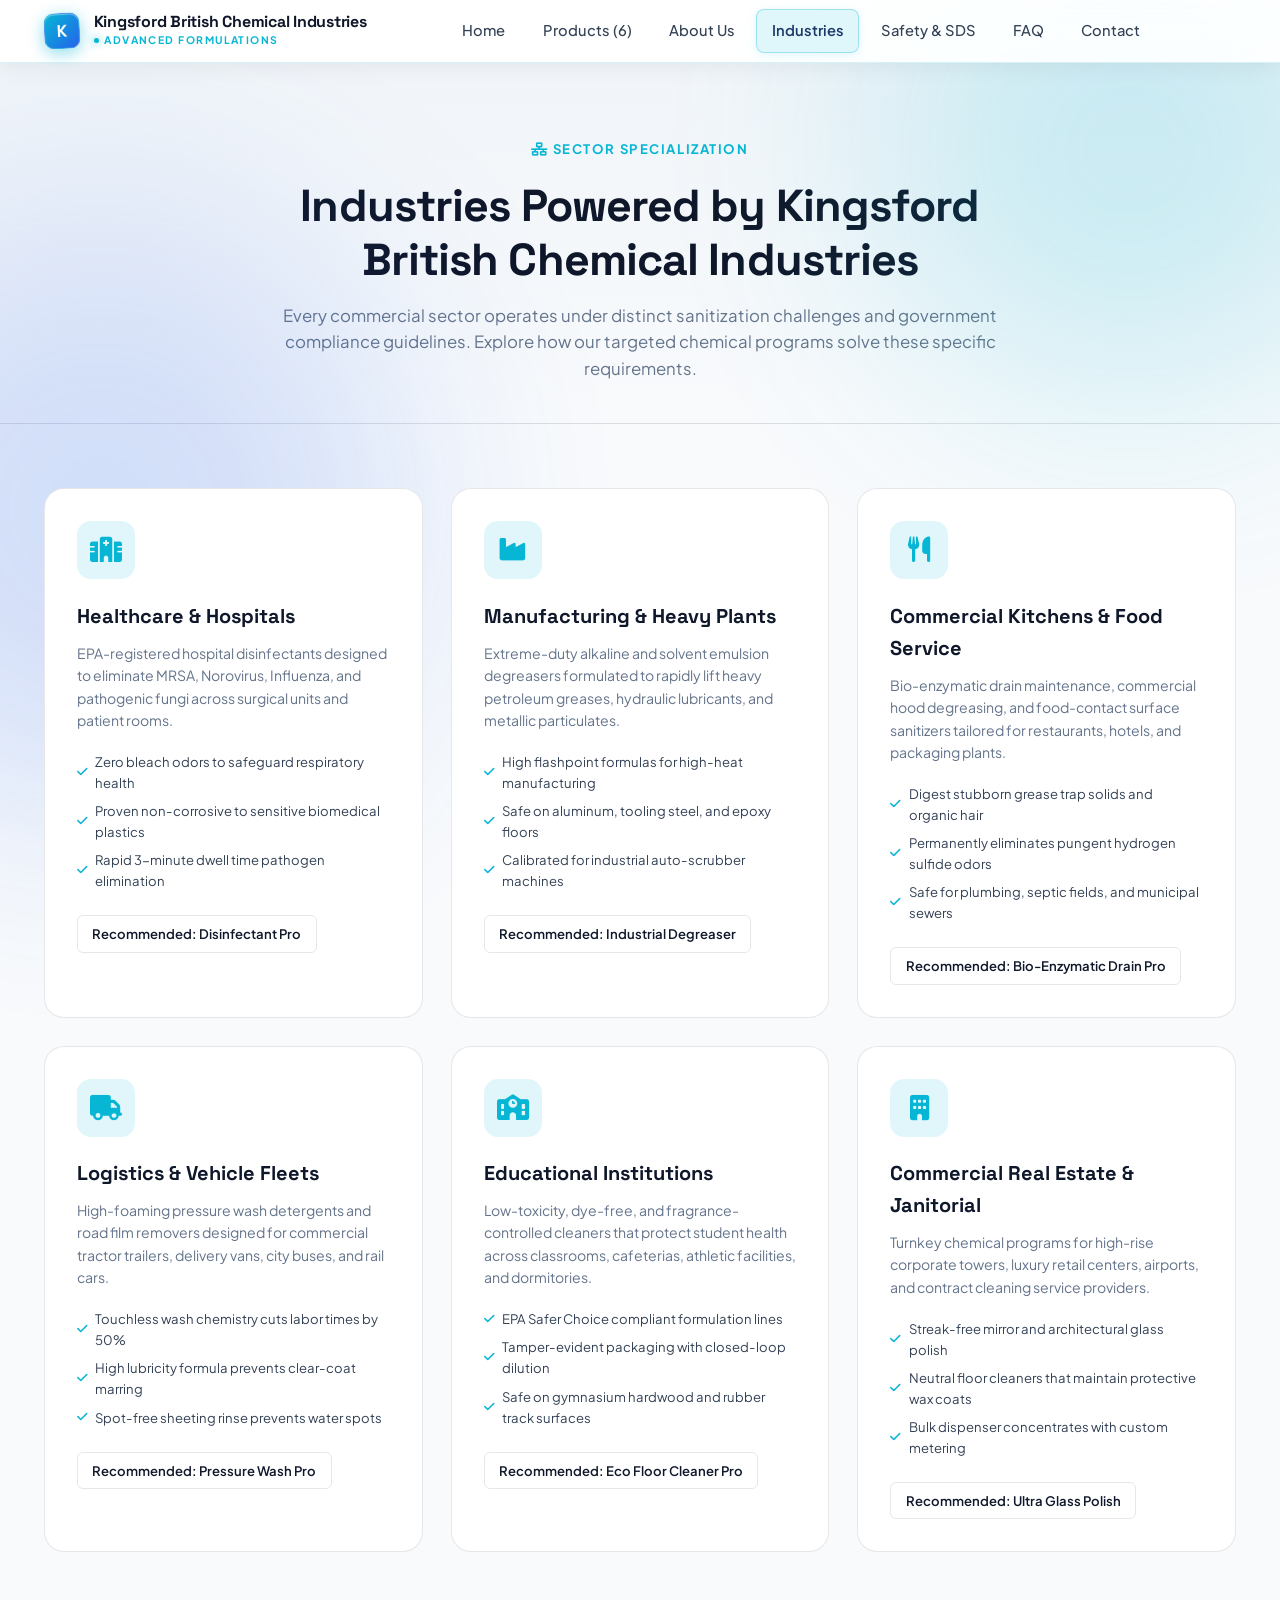
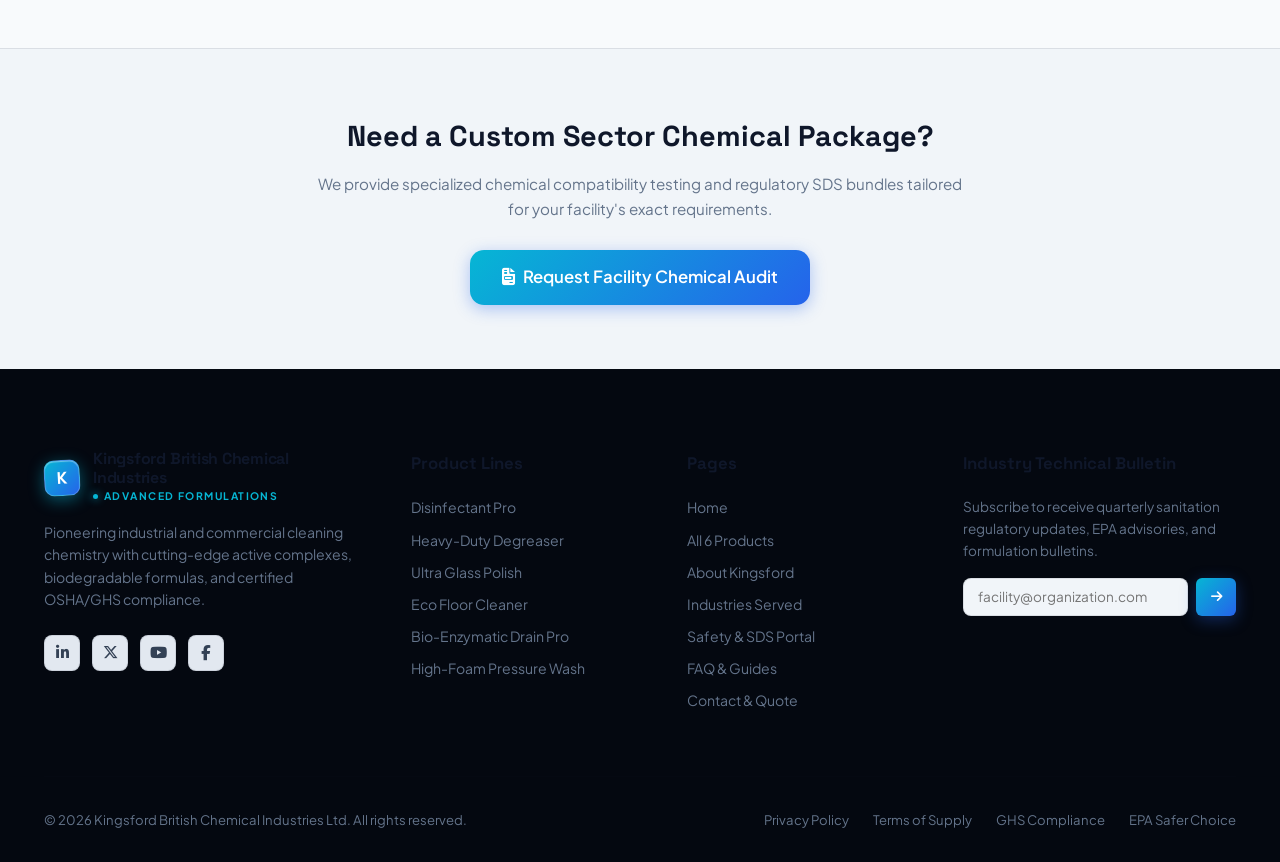
<file: industries.html>
﻿<!DOCTYPE html>
<html lang="en">
<head>
  <meta charset="UTF-8">
  <meta name="viewport" content="width=device-width, initial-scale=1.0">
  <title>Industries Served | Kingsford British Chemical Industries</title>
  <meta name="description" content="Discover how Kingsford British Chemical Industries tailors industrial formulations for healthcare, manufacturing, food service, fleet transport, schools, and commercial facilities.">
  
  <link rel="icon" type="image/svg+xml" href="data:image/svg+xml,<svg xmlns='http://www.w3.org/2000/svg' viewBox='0 0 100 100'><rect width='100' height='100' rx='25' fill='%2306b6d4'/><text x='50%' y='68%' font-size='55' font-family='sans-serif' font-weight='900' fill='white' text-anchor='middle'>K</text></svg>">
  <link rel="preconnect" href="https://fonts.googleapis.com">
  <link rel="preconnect" href="https://fonts.gstatic.com" crossorigin>
  <link href="https://fonts.googleapis.com/css2?family=Plus+Jakarta+Sans:wght@400;500;600;700&family=Space+Grotesk:wght@500;600;700;800&display=swap" rel="stylesheet">
  <link rel="stylesheet" href="https://cdnjs.cloudflare.com/ajax/libs/font-awesome/6.5.1/css/all.min.css">
  <link rel="stylesheet" href="styles.css">
</head>
<body>

  <div class="bg-glow-orb bg-orb-1"></div>
  <div class="bg-glow-orb bg-orb-2"></div>

  <!-- Header -->
  <header class="header-main">
    <div class="container nav-wrapper">
      <a href="index.html" class="brand-logo" aria-label="Kingsford British Chemical Industries Homepage">
        <div class="logo-badge">K</div>
        <div class="brand-text">
          <span class="title">Kingsford British Chemical Industries</span>
          <span class="tagline">Advanced Formulations</span>
        </div>
      </a>

      <nav>
        <ul class="nav-menu">
          <li><a href="index.html" class="nav-link">Home</a></li>
          <li><a href="products.html" class="nav-link">Products (6)</a></li>
          <li><a href="about.html" class="nav-link">About Us</a></li>
          <li><a href="industries.html" class="nav-link active">Industries</a></li>
          <li><a href="safety.html" class="nav-link">Safety & SDS</a></li>
          <li><a href="faq.html" class="nav-link">FAQ</a></li>
          <li><a href="contact.html" class="nav-link">Contact</a></li>
        </ul>
      </nav>

      <div class="nav-actions">
        <button class="mobile-nav-toggle" aria-label="Open Navigation Menu" aria-expanded="false">
          <i class="fas fa-bars"></i>
        </button>
      </div>
    </div>
  </header>

  <!-- Page Header Banner -->
  <section style="padding: 4.5rem 0 2.5rem; text-align: center; border-bottom: 1px solid var(--border-glass); background: linear-gradient(180deg, var(--primary-900) 0%, var(--bg-dark) 100%);">
    <div class="container" style="max-width: 780px;">
      <span class="section-tag"><i class="fas fa-network-wired"></i> Sector Specialization</span>
      <h1 class="section-title" style="font-size: 2.8rem; margin-top: 0.5rem;">Industries Powered by Kingsford British Chemical Industries</h1>
      <p class="section-desc">
        Every commercial sector operates under distinct sanitization challenges and government compliance guidelines. Explore how our targeted chemical programs solve these specific requirements.
      </p>
    </div>
  </section>

  <!-- Industries Detailed Grid -->
  <main class="industries-section" style="padding-top: 4rem;">
    <div class="container">
      <div class="industries-grid">
        <div class="industry-card">
          <div class="industry-icon"><i class="fas fa-hospital"></i></div>
          <h2 class="industry-title">Healthcare & Hospitals</h2>
          <p class="industry-desc">EPA-registered hospital disinfectants designed to eliminate MRSA, Norovirus, Influenza, and pathogenic fungi across surgical units and patient rooms.</p>
          <ul class="industry-bullets">
            <li><i class="fas fa-check"></i> Zero bleach odors to safeguard respiratory health</li>
            <li><i class="fas fa-check"></i> Proven non-corrosive to sensitive biomedical plastics</li>
            <li><i class="fas fa-check"></i> Rapid 3-minute dwell time pathogen elimination</li>
          </ul>
          <div style="margin-top: 1.5rem;">
            <a href="products.html" class="btn btn-outline btn-sm">Recommended: Disinfectant Pro</a>
          </div>
        </div>

        <div class="industry-card">
          <div class="industry-icon"><i class="fas fa-industry"></i></div>
          <h2 class="industry-title">Manufacturing & Heavy Plants</h2>
          <p class="industry-desc">Extreme-duty alkaline and solvent emulsion degreasers formulated to rapidly lift heavy petroleum greases, hydraulic lubricants, and metallic particulates.</p>
          <ul class="industry-bullets">
            <li><i class="fas fa-check"></i> High flashpoint formulas for high-heat manufacturing</li>
            <li><i class="fas fa-check"></i> Safe on aluminum, tooling steel, and epoxy floors</li>
            <li><i class="fas fa-check"></i> Calibrated for industrial auto-scrubber machines</li>
          </ul>
          <div style="margin-top: 1.5rem;">
            <a href="products.html" class="btn btn-outline btn-sm">Recommended: Industrial Degreaser</a>
          </div>
        </div>

        <div class="industry-card">
          <div class="industry-icon"><i class="fas fa-utensils"></i></div>
          <h2 class="industry-title">Commercial Kitchens & Food Service</h2>
          <p class="industry-desc">Bio-enzymatic drain maintenance, commercial hood degreasing, and food-contact surface sanitizers tailored for restaurants, hotels, and packaging plants.</p>
          <ul class="industry-bullets">
            <li><i class="fas fa-check"></i> Digest stubborn grease trap solids and organic hair</li>
            <li><i class="fas fa-check"></i> Permanently eliminates pungent hydrogen sulfide odors</li>
            <li><i class="fas fa-check"></i> Safe for plumbing, septic fields, and municipal sewers</li>
          </ul>
          <div style="margin-top: 1.5rem;">
            <a href="products.html" class="btn btn-outline btn-sm">Recommended: Bio-Enzymatic Drain Pro</a>
          </div>
        </div>

        <div class="industry-card">
          <div class="industry-icon"><i class="fas fa-truck"></i></div>
          <h2 class="industry-title">Logistics & Vehicle Fleets</h2>
          <p class="industry-desc">High-foaming pressure wash detergents and road film removers designed for commercial tractor trailers, delivery vans, city buses, and rail cars.</p>
          <ul class="industry-bullets">
            <li><i class="fas fa-check"></i> Touchless wash chemistry cuts labor times by 50%</li>
            <li><i class="fas fa-check"></i> High lubricity formula prevents clear-coat marring</li>
            <li><i class="fas fa-check"></i> Spot-free sheeting rinse prevents water spots</li>
          </ul>
          <div style="margin-top: 1.5rem;">
            <a href="products.html" class="btn btn-outline btn-sm">Recommended: Pressure Wash Pro</a>
          </div>
        </div>

        <div class="industry-card">
          <div class="industry-icon"><i class="fas fa-school"></i></div>
          <h2 class="industry-title">Educational Institutions</h2>
          <p class="industry-desc">Low-toxicity, dye-free, and fragrance-controlled cleaners that protect student health across classrooms, cafeterias, athletic facilities, and dormitories.</p>
          <ul class="industry-bullets">
            <li><i class="fas fa-check"></i> EPA Safer Choice compliant formulation lines</li>
            <li><i class="fas fa-check"></i> Tamper-evident packaging with closed-loop dilution</li>
            <li><i class="fas fa-check"></i> Safe on gymnasium hardwood and rubber track surfaces</li>
          </ul>
          <div style="margin-top: 1.5rem;">
            <a href="products.html" class="btn btn-outline btn-sm">Recommended: Eco Floor Cleaner Pro</a>
          </div>
        </div>

        <div class="industry-card">
          <div class="industry-icon"><i class="fas fa-building"></i></div>
          <h2 class="industry-title">Commercial Real Estate & Janitorial</h2>
          <p class="industry-desc">Turnkey chemical programs for high-rise corporate towers, luxury retail centers, airports, and contract cleaning service providers.</p>
          <ul class="industry-bullets">
            <li><i class="fas fa-check"></i> Streak-free mirror and architectural glass polish</li>
            <li><i class="fas fa-check"></i> Neutral floor cleaners that maintain protective wax coats</li>
            <li><i class="fas fa-check"></i> Bulk dispenser concentrates with custom metering</li>
          </ul>
          <div style="margin-top: 1.5rem;">
            <a href="products.html" class="btn btn-outline btn-sm">Recommended: Ultra Glass Polish</a>
          </div>
        </div>
      </div>
    </div>
  </main>

  <!-- CTA Box -->
  <section style="padding: 4rem 0; background: var(--primary-900); border-top: 1px solid var(--border-glass);">
    <div class="container" style="text-align: center; max-width: 700px;">
      <h3 style="font-family: var(--font-heading); font-size: 1.8rem; margin-bottom: 0.8rem;">Need a Custom Sector Chemical Package?</h3>
      <p style="color: var(--text-muted); font-size: 0.95rem; margin-bottom: 1.8rem;">
        We provide specialized chemical compatibility testing and regulatory SDS bundles tailored for your facility's exact requirements.
      </p>
      <a href="contact.html" class="btn btn-primary btn-lg">
        <i class="fas fa-file-invoice"></i> Request Facility Chemical Audit
      </a>
    </div>
  </section>

  <!-- Footer -->
  <footer class="site-footer">
    <div class="container">
      <div class="footer-grid">
        <div class="footer-brand">
          <a href="index.html" class="brand-logo" aria-label="Kingsford British Chemical Industries">
            <div class="logo-badge">K</div>
            <div class="brand-text">
              <span class="title">Kingsford British Chemical Industries</span>
              <span class="tagline">Advanced Formulations</span>
            </div>
          </a>
          <p>
            Pioneering industrial and commercial cleaning chemistry with cutting-edge active complexes, biodegradable formulas, and certified OSHA/GHS compliance.
          </p>
          <div class="social-links">
            <a href="#" class="social-btn" aria-label="LinkedIn"><i class="fab fa-linkedin-in"></i></a>
            <a href="#" class="social-btn" aria-label="Twitter"><i class="fab fa-x-twitter"></i></a>
            <a href="#" class="social-btn" aria-label="YouTube"><i class="fab fa-youtube"></i></a>
            <a href="#" class="social-btn" aria-label="Facebook"><i class="fab fa-facebook-f"></i></a>
          </div>
        </div>

        <div class="footer-col">
          <h4>Product Lines</h4>
          <ul class="footer-links">
            <li><a href="products.html">Disinfectant Pro</a></li>
            <li><a href="products.html">Heavy-Duty Degreaser</a></li>
            <li><a href="products.html">Ultra Glass Polish</a></li>
            <li><a href="products.html">Eco Floor Cleaner</a></li>
            <li><a href="products.html">Bio-Enzymatic Drain Pro</a></li>
            <li><a href="products.html">High-Foam Pressure Wash</a></li>
          </ul>
        </div>

        <div class="footer-col">
          <h4>Pages</h4>
          <ul class="footer-links">
            <li><a href="index.html">Home</a></li>
            <li><a href="products.html">All 6 Products</a></li>
            <li><a href="about.html">About Kingsford</a></li>
            <li><a href="industries.html">Industries Served</a></li>
            <li><a href="safety.html">Safety & SDS Portal</a></li>
            <li><a href="faq.html">FAQ & Guides</a></li>
            <li><a href="contact.html">Contact & Quote</a></li>
          </ul>
        </div>

        <div class="footer-col newsletter-box">
          <h4>Industry Technical Bulletin</h4>
          <p>Subscribe to receive quarterly sanitation regulatory updates, EPA advisories, and formulation bulletins.</p>
          <form class="newsletter-form" id="newsletterForm">
            <input type="email" placeholder="facility@organization.com" required>
            <button type="submit" class="btn btn-primary btn-sm"><i class="fas fa-arrow-right"></i></button>
          </form>
        </div>
      </div>

      <div class="footer-bottom">
        <div>&copy; 2026 Kingsford British Chemical Industries Ltd. All rights reserved.</div>
        <div style="display: flex; gap: 1.5rem;">
          <a href="#">Privacy Policy</a>
          <a href="#">Terms of Supply</a>
          <a href="#">GHS Compliance</a>
          <a href="#">EPA Safer Choice</a>
        </div>
      </div>
    </div>
  </footer>

  <div class="toast-container" id="toastContainer"></div>
  <script src="app.js"></script>
</body>
</html>
</file>
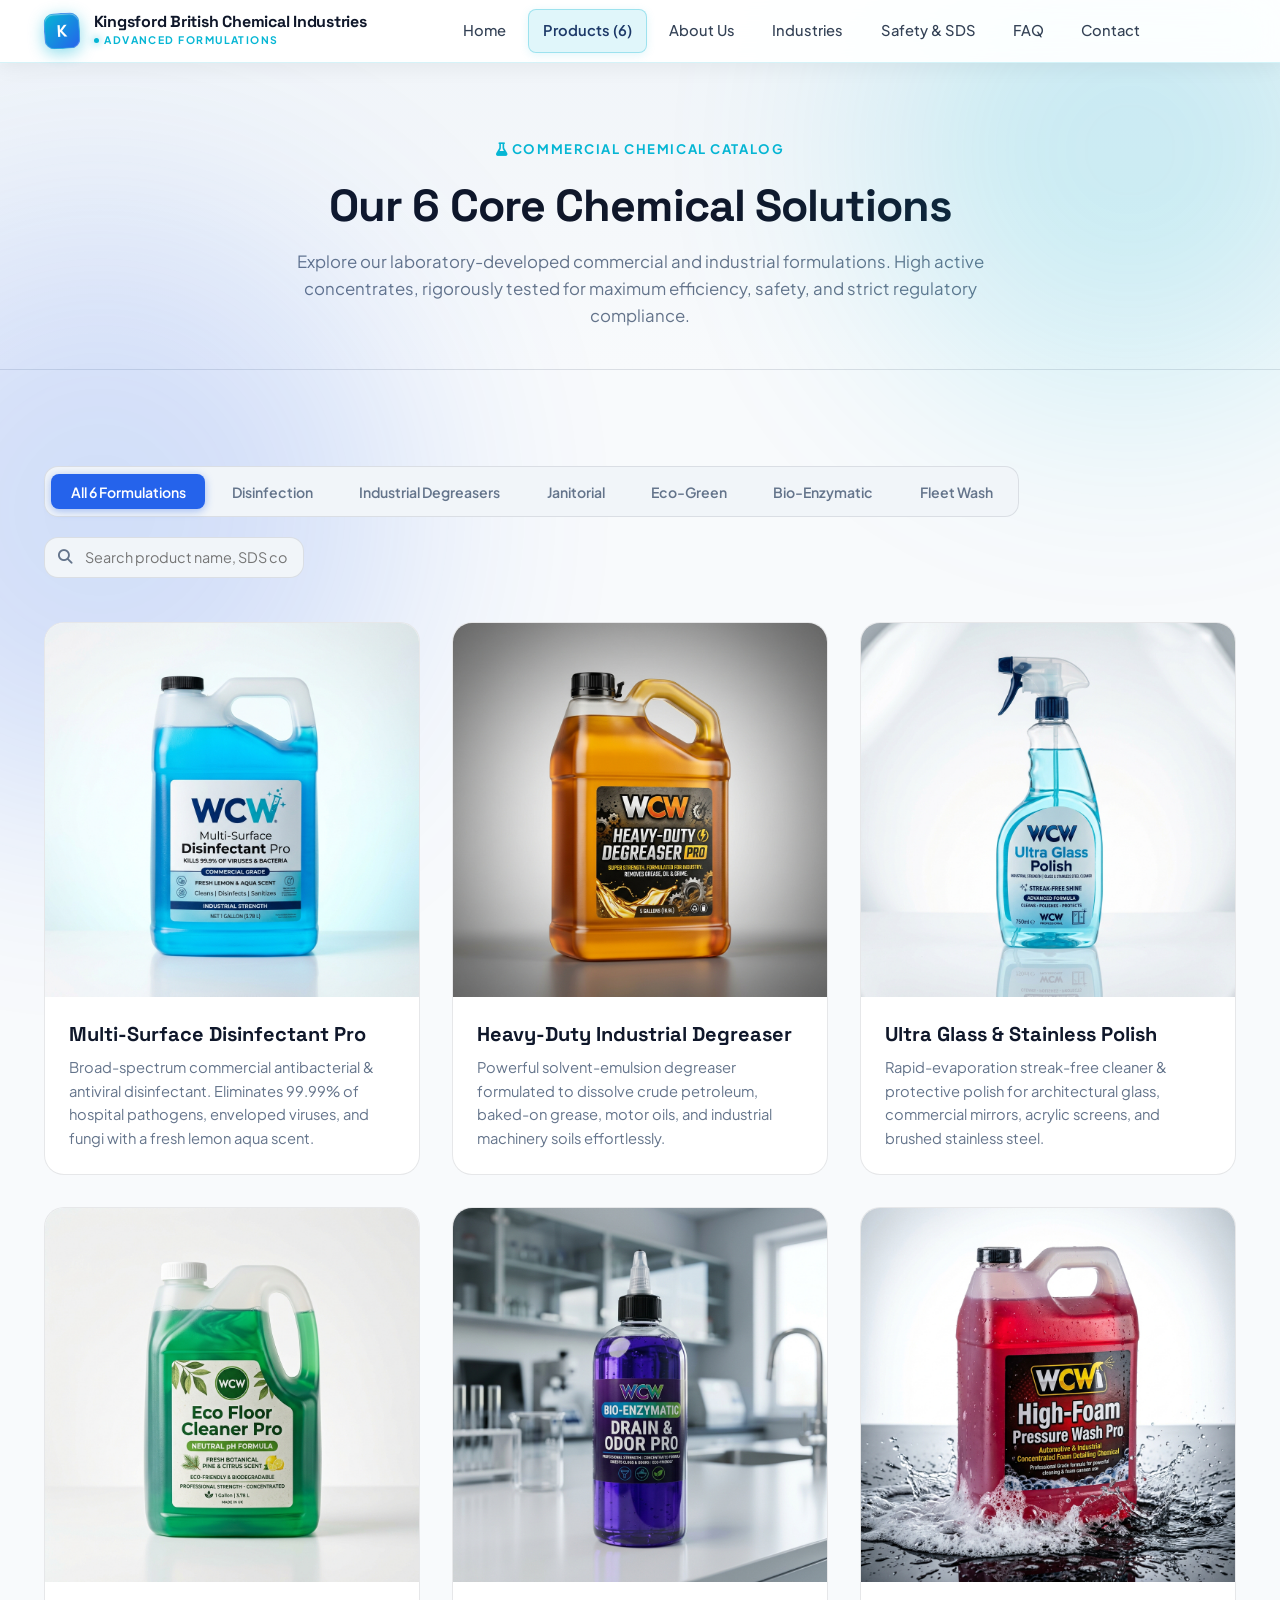
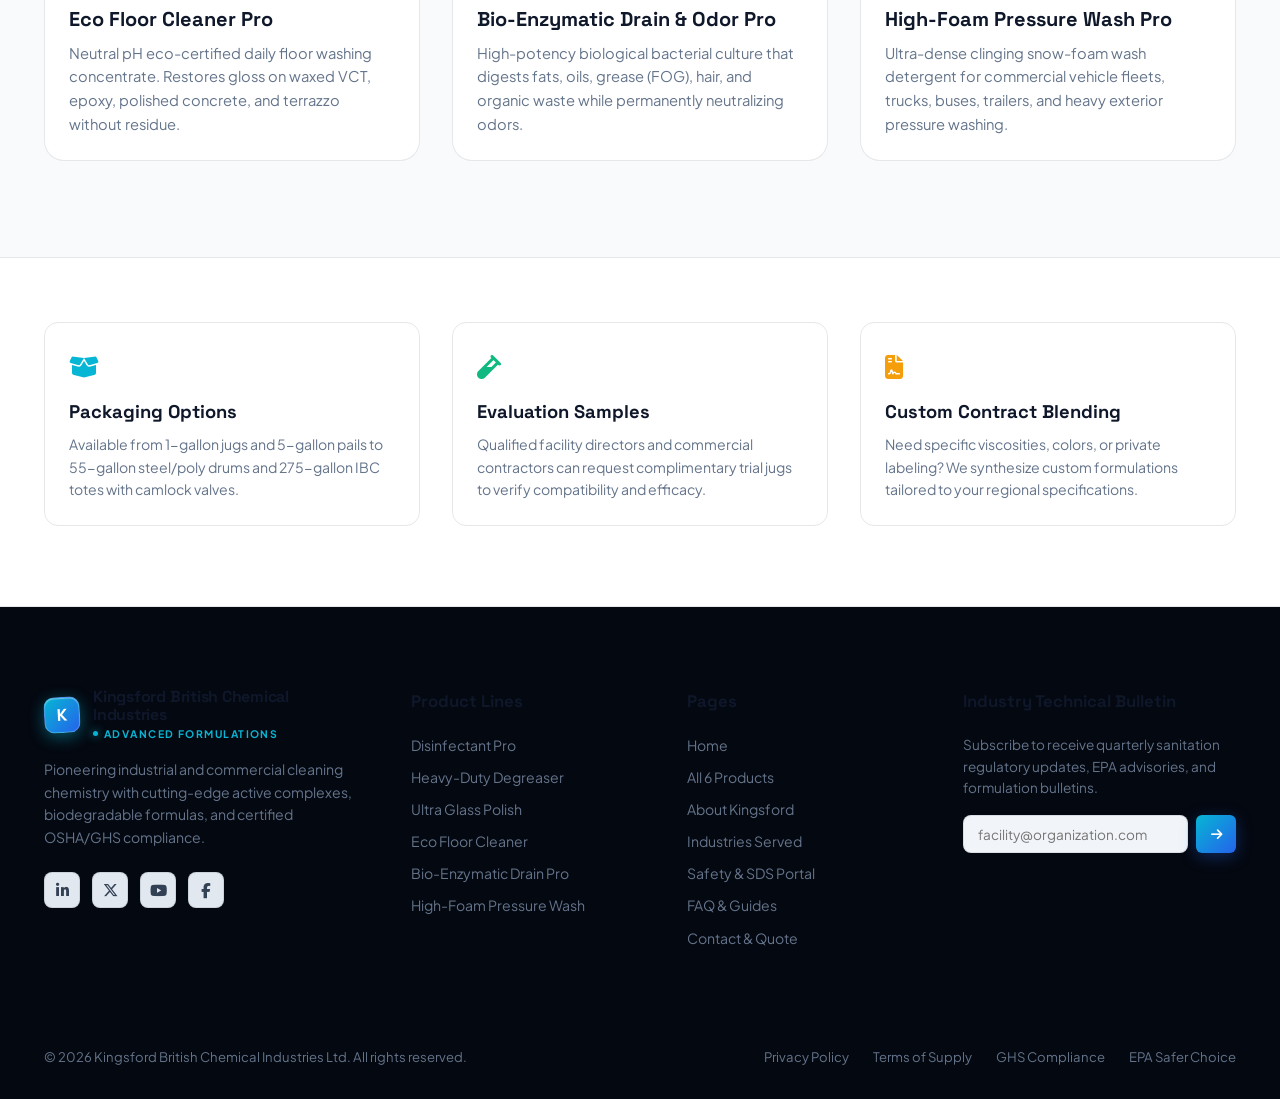
<file: products.html>
﻿<!DOCTYPE html>
<html lang="en">
<head>
  <meta charset="UTF-8">
  <meta name="viewport" content="width=device-width, initial-scale=1.0">
  <title>Commercial & Industrial Chemical Products | Kingsford British Chemical Industries</title>
  <meta name="description" content="Explore Kingsford British Chemical Industries' 6 industrial chemical lines: Multi-Surface Disinfectant, Heavy-Duty Degreaser, Ultra Glass Polish, Eco Floor Cleaner, Bio-Enzymatic Drain Pro, and High-Foam Fleet Wash.">
  
  <link rel="icon" type="image/svg+xml" href="data:image/svg+xml,<svg xmlns='http://www.w3.org/2000/svg' viewBox='0 0 100 100'><rect width='100' height='100' rx='25' fill='%2306b6d4'/><text x='50%' y='68%' font-size='55' font-family='sans-serif' font-weight='900' fill='white' text-anchor='middle'>K</text></svg>">
  <link rel="preconnect" href="https://fonts.googleapis.com">
  <link rel="preconnect" href="https://fonts.gstatic.com" crossorigin>
  <link href="https://fonts.googleapis.com/css2?family=Plus+Jakarta+Sans:wght@400;500;600;700&family=Space+Grotesk:wght@500;600;700;800&display=swap" rel="stylesheet">
  <link rel="stylesheet" href="https://cdnjs.cloudflare.com/ajax/libs/font-awesome/6.5.1/css/all.min.css">
  <link rel="stylesheet" href="styles.css">
</head>
<body>

  <div class="bg-glow-orb bg-orb-1"></div>
  <div class="bg-glow-orb bg-orb-2"></div>

  <!-- Header -->
  <header class="header-main">
    <div class="container nav-wrapper">
      <a href="index.html" class="brand-logo" aria-label="Kingsford British Chemical Industries Homepage">
        <div class="logo-badge">K</div>
        <div class="brand-text">
          <span class="title">Kingsford British Chemical Industries</span>
          <span class="tagline">Advanced Formulations</span>
        </div>
      </a>

      <nav>
        <ul class="nav-menu">
          <li><a href="index.html" class="nav-link">Home</a></li>
          <li><a href="products.html" class="nav-link active">Products (6)</a></li>
          <li><a href="about.html" class="nav-link">About Us</a></li>
          <li><a href="industries.html" class="nav-link">Industries</a></li>
          <li><a href="safety.html" class="nav-link">Safety & SDS</a></li>
          <li><a href="faq.html" class="nav-link">FAQ</a></li>
          <li><a href="contact.html" class="nav-link">Contact</a></li>
        </ul>
      </nav>

      <div class="nav-actions">
        <button class="mobile-nav-toggle" aria-label="Open Navigation Menu" aria-expanded="false">
          <i class="fas fa-bars"></i>
        </button>
      </div>
    </div>
  </header>

  <!-- Page Header Banner -->
  <section style="padding: 4.5rem 0 2.5rem; text-align: center; border-bottom: 1px solid var(--border-glass); background: linear-gradient(180deg, var(--primary-900) 0%, var(--bg-dark) 100%);">
    <div class="container" style="max-width: 780px;">
      <span class="section-tag"><i class="fas fa-flask"></i> Commercial Chemical Catalog</span>
      <h1 class="section-title" style="font-size: 2.8rem; margin-top: 0.5rem;">Our 6 Core Chemical Solutions</h1>
      <p class="section-desc">
        Explore our laboratory-developed commercial and industrial formulations. High active concentrates, rigorously tested for maximum efficiency, safety, and strict regulatory compliance.
      </p>
    </div>
  </section>

  <!-- Main Products Catalog Section -->
  <main class="products-section">
    <div class="container">
      <!-- Filter and Search Controls -->
      <div class="product-controls">
        <div class="filter-tabs">
          <button class="filter-btn active" data-filter="all">All 6 Formulations</button>
          <button class="filter-btn" data-filter="disinfectant">Disinfection</button>
          <button class="filter-btn" data-filter="degreaser">Industrial Degreasers</button>
          <button class="filter-btn" data-filter="janitorial">Janitorial</button>
          <button class="filter-btn" data-filter="eco-friendly">Eco-Green</button>
          <button class="filter-btn" data-filter="specialty">Bio-Enzymatic</button>
          <button class="filter-btn" data-filter="automotive">Fleet Wash</button>
        </div>

        <div class="product-search-box">
          <i class="fas fa-search"></i>
          <input type="text" id="productSearchInput" class="product-search-input" placeholder="Search product name, SDS code, or application...">
        </div>
      </div>

      <!-- Products Grid (All 6 Products) -->
      <div class="products-grid" id="productsGrid">
        <!-- Injected dynamically by app.js -->
      </div>
    </div>
  </main>

  <!-- Technical Formulation Info Box -->
  <section style="padding: 4rem 0 5rem; background: var(--bg-card); border-top: 1px solid var(--border-glass); border-bottom: 1px solid var(--border-glass);">
    <div class="container">
      <div style="display: grid; grid-template-columns: repeat(3, 1fr); gap: 2rem;">
        <div style="padding: 1.5rem; border: 1px solid var(--border-glass); border-radius: var(--radius-md);">
          <div style="font-size: 1.5rem; color: var(--accent-cyan); margin-bottom: 0.75rem;"><i class="fas fa-box-open"></i></div>
          <h4 style="font-family: var(--font-heading); font-size: 1.15rem; margin-bottom: 0.4rem;">Packaging Options</h4>
          <p style="font-size: 0.88rem; color: var(--text-muted);">
            Available from 1-gallon jugs and 5-gallon pails to 55-gallon steel/poly drums and 275-gallon IBC totes with camlock valves.
          </p>
        </div>

        <div style="padding: 1.5rem; border: 1px solid var(--border-glass); border-radius: var(--radius-md);">
          <div style="font-size: 1.5rem; color: var(--accent-emerald); margin-bottom: 0.75rem;"><i class="fas fa-vial"></i></div>
          <h4 style="font-family: var(--font-heading); font-size: 1.15rem; margin-bottom: 0.4rem;">Evaluation Samples</h4>
          <p style="font-size: 0.88rem; color: var(--text-muted);">
            Qualified facility directors and commercial contractors can request complimentary trial jugs to verify compatibility and efficacy.
          </p>
        </div>

        <div style="padding: 1.5rem; border: 1px solid var(--border-glass); border-radius: var(--radius-md);">
          <div style="font-size: 1.5rem; color: var(--accent-amber); margin-bottom: 0.75rem;"><i class="fas fa-file-contract"></i></div>
          <h4 style="font-family: var(--font-heading); font-size: 1.15rem; margin-bottom: 0.4rem;">Custom Contract Blending</h4>
          <p style="font-size: 0.88rem; color: var(--text-muted);">
            Need specific viscosities, colors, or private labeling? We synthesize custom formulations tailored to your regional specifications.
          </p>
        </div>
      </div>
    </div>
  </section>

  <!-- Footer -->
  <footer class="site-footer">
    <div class="container">
      <div class="footer-grid">
        <div class="footer-brand">
          <a href="index.html" class="brand-logo" aria-label="Kingsford British Chemical Industries">
            <div class="logo-badge">K</div>
            <div class="brand-text">
              <span class="title">Kingsford British Chemical Industries</span>
              <span class="tagline">Advanced Formulations</span>
            </div>
          </a>
          <p>
            Pioneering industrial and commercial cleaning chemistry with cutting-edge active complexes, biodegradable formulas, and certified OSHA/GHS compliance.
          </p>
          <div class="social-links">
            <a href="#" class="social-btn" aria-label="LinkedIn"><i class="fab fa-linkedin-in"></i></a>
            <a href="#" class="social-btn" aria-label="Twitter"><i class="fab fa-x-twitter"></i></a>
            <a href="#" class="social-btn" aria-label="YouTube"><i class="fab fa-youtube"></i></a>
            <a href="#" class="social-btn" aria-label="Facebook"><i class="fab fa-facebook-f"></i></a>
          </div>
        </div>

        <div class="footer-col">
          <h4>Product Lines</h4>
          <ul class="footer-links">
            <li><a href="products.html">Disinfectant Pro</a></li>
            <li><a href="products.html">Heavy-Duty Degreaser</a></li>
            <li><a href="products.html">Ultra Glass Polish</a></li>
            <li><a href="products.html">Eco Floor Cleaner</a></li>
            <li><a href="products.html">Bio-Enzymatic Drain Pro</a></li>
            <li><a href="products.html">High-Foam Pressure Wash</a></li>
          </ul>
        </div>

        <div class="footer-col">
          <h4>Pages</h4>
          <ul class="footer-links">
            <li><a href="index.html">Home</a></li>
            <li><a href="products.html">All 6 Products</a></li>
            <li><a href="about.html">About Kingsford</a></li>
            <li><a href="industries.html">Industries Served</a></li>
            <li><a href="safety.html">Safety & SDS Portal</a></li>
            <li><a href="faq.html">FAQ & Guides</a></li>
            <li><a href="contact.html">Contact & Quote</a></li>
          </ul>
        </div>

        <div class="footer-col newsletter-box">
          <h4>Industry Technical Bulletin</h4>
          <p>Subscribe to receive quarterly sanitation regulatory updates, EPA advisories, and formulation bulletins.</p>
          <form class="newsletter-form" id="newsletterForm">
            <input type="email" placeholder="facility@organization.com" required>
            <button type="submit" class="btn btn-primary btn-sm"><i class="fas fa-arrow-right"></i></button>
          </form>
        </div>
      </div>

      <div class="footer-bottom">
        <div>&copy; 2026 Kingsford British Chemical Industries Ltd. All rights reserved.</div>
        <div style="display: flex; gap: 1.5rem;">
          <a href="#">Privacy Policy</a>
          <a href="#">Terms of Supply</a>
          <a href="#">GHS Compliance</a>
          <a href="#">EPA Safer Choice</a>
        </div>
      </div>
    </div>
  </footer>

  <!-- Product Specifications & SDS Modal -->
  <div class="modal-overlay" id="productModal" role="dialog" aria-modal="true" aria-labelledby="modalProductTitle">
    <div class="modal-dialog">
      <button class="modal-close-btn" onclick="closeProductModal()" aria-label="Close Dialog">
        <i class="fas fa-times"></i>
      </button>
      <div id="modalContent"></div>
    </div>
  </div>

  <div class="toast-container" id="toastContainer"></div>
  <script src="app.js"></script>
</body>
</html>
</file>
<file: styles.css>
/* ==========================================================================
   KINGSFORD BRITISH CHEMICAL INDUSTRIES - Modern Industrial & Commercial Chemical Solutions
   Design System & Styling
   ========================================================================== */

:root {
  /* Color Palette */
  --primary-900: #f1f5f9;
  --primary-800: #e2e8f0;
  --primary-700: #cbd5e1;
  --primary-600: #1d3968;
  --primary-500: #2563eb;
  --primary-400: #3b82f6;
  --primary-300: #60a5fa;

  --accent-cyan: #06b6d4;
  --accent-cyan-light: #22d3ee;
  --accent-cyan-glow: rgba(6, 182, 212, 0.35);

  --accent-emerald: #10b981;
  --accent-amber: #f59e0b;
  --accent-rose: #f43f5e;
  --accent-purple: #8b5cf6;

  /* Neutrals — Light Theme */
  --bg-dark: #f8fafc;
  --bg-card: #ffffff;
  --bg-card-hover: #f1f5f9;
  --bg-glass: rgba(255, 255, 255, 0.9);
  --border-glass: rgba(15, 23, 42, 0.1);
  --border-glass-bright: rgba(6, 182, 212, 0.6);

  --text-main: #0f172a;
  --text-muted: #64748b;
  --text-sub: #334155;

  /* Typography */
  --font-heading: 'Space Grotesk', -apple-system, BlinkMacSystemFont, 'Segoe UI', Roboto, sans-serif;
  --font-body: 'Plus Jakarta Sans', -apple-system, BlinkMacSystemFont, 'Segoe UI', Roboto, sans-serif;

  /* Elevation & Shadows */
  --shadow-sm: 0 2px 8px rgba(15, 23, 42, 0.06);
  --shadow-md: 0 8px 24px -4px rgba(15, 23, 42, 0.1);
  --shadow-lg: 0 20px 40px -8px rgba(15, 23, 42, 0.15);
  --shadow-cyan: 0 10px 30px -5px rgba(6, 182, 212, 0.3);

  /* Transitions */
  --transition-fast: 0.2s cubic-bezier(0.4, 0, 0.2, 1);
  --transition-smooth: 0.35s cubic-bezier(0.16, 1, 0.3, 1);
  --radius-sm: 8px;
  --radius-md: 14px;
  --radius-lg: 20px;
  --radius-full: 9999px;
}


/* Base Reset & Core Styles */
*, *::before, *::after {
  box-sizing: border-box;
  margin: 0;
  padding: 0;
}

html {
  scroll-behavior: smooth;
  font-size: 16px;
}

body {
  font-family: var(--font-body);
  background-color: var(--bg-dark);
  color: var(--text-main);
  line-height: 1.6;
  overflow-x: hidden;
  transition: background-color var(--transition-smooth), color var(--transition-smooth);
}

img {
  max-width: 100%;
  height: auto;
  display: block;
}

a {
  text-decoration: none;
  color: inherit;
  transition: color var(--transition-fast);
}

button, input, select, textarea {
  font-family: inherit;
  color: inherit;
}

/* Container */
.container {
  width: 100%;
  max-width: 1240px;
  margin-left: auto;
  margin-right: auto;
  padding-left: 1.5rem;
  padding-right: 1.5rem;
}

/* Ambient Background Glow */
.bg-glow-orb {
  position: fixed;
  border-radius: 50%;
  filter: blur(120px);
  pointer-events: none;
  z-index: 0;
  opacity: 0.18;
}

.bg-orb-1 {
  width: 500px;
  height: 500px;
  background: var(--accent-cyan);
  top: -100px;
  right: -100px;
}

.bg-orb-2 {
  width: 600px;
  height: 600px;
  background: var(--primary-500);
  bottom: 10%;
  left: -200px;
}

/* Header */

.header-main {
  position: sticky;
  top: 0;
  z-index: 1000;
  background: rgba(255, 255, 255, 0.92);
  backdrop-filter: blur(20px) saturate(180%);
  -webkit-backdrop-filter: blur(20px) saturate(180%);
  border-bottom: 1px solid rgba(6, 182, 212, 0.16);
  box-shadow: 0 4px 20px rgba(0, 0, 0, 0.06);
  transition: all var(--transition-fast);
}

.header-main.scrolled {
  background: rgba(255, 255, 255, 0.98);
  border-bottom-color: rgba(6, 182, 212, 0.3);
  box-shadow: 0 8px 30px rgba(0, 0, 0, 0.1);
}

.nav-wrapper {
  display: flex;
  justify-content: space-between;
  align-items: center;
  height: 62px;
}

/* Logo */
.brand-logo {
  display: flex;
  align-items: center;
  gap: 0.85rem;
  font-family: var(--font-heading);
  text-decoration: none;
  flex-shrink: 0;
}

.logo-badge {
  width: 36px;
  height: 36px;
  background: linear-gradient(135deg, #06b6d4 0%, #2563eb 100%);
  border-radius: 10px;
  display: flex;
  align-items: center;
  justify-content: center;
  box-shadow: 0 4px 16px rgba(6, 182, 212, 0.45), inset 0 1px 1px rgba(255, 255, 255, 0.4);
  border: 1px solid rgba(255, 255, 255, 0.2);
  color: #ffffff;
  font-size: 1.05rem;
  font-weight: 900;
  transform: rotate(-3deg);
  transition: transform var(--transition-smooth), box-shadow var(--transition-smooth);
}

.brand-logo:hover .logo-badge {
  transform: rotate(0deg) scale(1.06);
  box-shadow: 0 6px 24px rgba(6, 182, 212, 0.65), inset 0 1px 2px rgba(255, 255, 255, 0.6);
}

.brand-text {
  display: flex;
  flex-direction: column;
}

.brand-text .title {
  color: var(--text-main);
  line-height: 1.15;
  font-size: 1rem;
  font-weight: 700;
  letter-spacing: -0.015em;
  transition: color var(--transition-fast);
}

.brand-logo:hover .brand-text .title {
  color: var(--primary-600);
}

.brand-text .tagline {
  font-size: 0.65rem;
  font-family: var(--font-body);
  font-weight: 700;
  letter-spacing: 0.14em;
  text-transform: uppercase;
  color: var(--accent-cyan);
  display: flex;
  align-items: center;
  gap: 0.35rem;
  margin-top: 1px;
}

.brand-text .tagline::before {
  content: '';
  display: inline-block;
  width: 5px;
  height: 5px;
  border-radius: 50%;
  background: var(--accent-cyan);
  box-shadow: 0 0 8px var(--accent-cyan);
}

/* Navigation Links */
.nav-menu {
  display: flex;
  align-items: center;
  list-style: none;
  gap: 0.4rem;
}

.nav-link {
  font-size: 0.92rem;
  font-weight: 500;
  color: var(--text-sub);
  position: relative;
  padding: 0.55rem 0.9rem;
  border-radius: 8px;
  border: 1px solid transparent;
  transition: all 0.2s cubic-bezier(0.16, 1, 0.3, 1);
  display: inline-flex;
  align-items: center;
  gap: 0.5rem;
  white-space: nowrap;
}

.nav-link-icon {
  display: none;
}

.nav-link:hover {
  color: var(--primary-900);
  background: rgba(6, 182, 212, 0.1);
  border-color: rgba(6, 182, 212, 0.2);
  transform: translateY(-1px);
}

.nav-link.active {
  color: var(--primary-600);
  background: rgba(6, 182, 212, 0.12);
  border-color: rgba(6, 182, 212, 0.3);
  font-weight: 600;
  box-shadow: 0 2px 10px rgba(6, 182, 212, 0.12);
}

/* Nav Actions */
.nav-actions {
  display: flex;
  align-items: center;
  gap: 0.85rem;
  flex-shrink: 0;
}

/* Theme toggle hidden — light mode is permanent */
.theme-toggle {
  display: none;
}


/* Nav Quote Button */
.nav-quote-btn {
  box-shadow: 0 4px 16px rgba(37, 99, 235, 0.35);
  font-weight: 600;
  border-radius: 10px;
  padding: 0.65rem 1.25rem;
}

.nav-quote-btn:hover {
  box-shadow: 0 6px 20px rgba(6, 182, 212, 0.5);
  transform: translateY(-1px);
}

/* Drawer Elements Hidden on Desktop */
.drawer-header,
.drawer-footer {
  display: none;
}

/* Buttons */
.btn {
  display: inline-flex;
  align-items: center;
  justify-content: center;
  gap: 0.5rem;
  padding: 0.7rem 1.4rem;
  border-radius: var(--radius-sm);
  font-weight: 600;
  font-size: 0.92rem;
  cursor: pointer;
  transition: all var(--transition-smooth);
  border: none;
  text-align: center;
  white-space: nowrap;
}

.btn-primary {
  background: linear-gradient(135deg, #06b6d4 0%, #2563eb 100%);
  color: #ffffff;
  box-shadow: 0 4px 16px rgba(37, 99, 235, 0.35);
}

.btn-primary:hover {
  background: linear-gradient(135deg, #22d3ee 0%, #1d4ed8 100%);
  transform: translateY(-2px);
  box-shadow: 0 8px 24px rgba(6, 182, 212, 0.45);
}

.btn-outline {
  background: transparent;
  color: var(--text-main);
  border: 1px solid var(--border-glass);
}

.btn-outline:hover {
  background: var(--primary-800);
  border-color: var(--accent-cyan);
  color: var(--accent-cyan);
  transform: translateY(-2px);
}

.btn-sm {
  padding: 0.45rem 0.9rem;
  font-size: 0.82rem;
  border-radius: 6px;
}

.btn-lg {
  padding: 0.9rem 2rem;
  font-size: 1.05rem;
  border-radius: var(--radius-md);
}

/* Mobile Toggle Button */
.mobile-nav-toggle {
  display: none;
  background: rgba(255, 255, 255, 0.05);
  border: 1px solid var(--border-glass-bright);
  color: var(--text-main);
  width: 42px;
  height: 42px;
  border-radius: 10px;
  cursor: pointer;
  align-items: center;
  justify-content: center;
  font-size: 1.15rem;
  transition: all var(--transition-fast);
}

.mobile-nav-toggle:hover {
  background: rgba(6, 182, 212, 0.15);
  border-color: var(--accent-cyan);
  color: var(--accent-cyan);
  transform: scale(1.05);
}

/* Hero Section */
.hero-section {
  position: relative;
  padding: 5rem 0 4rem;
  overflow: hidden;
  z-index: 1;
}

.hero-grid {
  display: grid;
  grid-template-columns: 1.15fr 0.85fr;
  gap: 3.5rem;
  align-items: center;
}

.hero-tag {
  display: inline-flex;
  align-items: center;
  gap: 0.5rem;
  background: rgba(6, 182, 212, 0.12);
  border: 1px solid rgba(6, 182, 212, 0.3);
  color: var(--accent-cyan);
  padding: 0.4rem 0.9rem;
  border-radius: var(--radius-full);
  font-size: 0.82rem;
  font-weight: 600;
  margin-bottom: 1.5rem;
  text-transform: uppercase;
  letter-spacing: 0.05em;
}

.hero-title {
  font-family: var(--font-heading);
  font-size: 3.4rem;
  font-weight: 800;
  line-height: 1.12;
  letter-spacing: -0.03em;
  margin-bottom: 1.25rem;
}

.gradient-text {
  background: linear-gradient(135deg, #ffffff 30%, #38bdf8 70%, #06b6d4 100%);
  -webkit-background-clip: text;
  -webkit-text-fill-color: transparent;
}

[data-theme="light"] .gradient-text {
  background: linear-gradient(135deg, #0f172a 30%, #0284c7 70%, #06b6d4 100%);
  -webkit-background-clip: text;
  -webkit-text-fill-color: transparent;
}

.hero-desc {
  font-size: 1.12rem;
  color: var(--text-muted);
  line-height: 1.7;
  margin-bottom: 2rem;
  max-width: 560px;
}

.hero-cta-group {
  display: flex;
  gap: 1.2rem;
  margin-bottom: 2.75rem;
  flex-wrap: wrap;
}

.hero-trust-badges {
  display: flex;
  gap: 1.8rem;
  padding-top: 1.75rem;
  border-top: 1px solid var(--border-glass);
  flex-wrap: wrap;
}

.trust-badge-item {
  display: flex;
  align-items: center;
  gap: 0.6rem;
  font-size: 0.85rem;
  font-weight: 600;
  color: var(--text-sub);
}

.trust-badge-item i {
  color: var(--accent-cyan);
  font-size: 1.15rem;
}

/* Hero Showcase Card */
.hero-visual-wrap {
  position: relative;
}

.hero-card-preview {
  position: relative;
  background: var(--bg-card);
  backdrop-filter: blur(12px);
  border: 1px solid var(--border-glass-bright);
  border-radius: var(--radius-lg);
  padding: 1.5rem;
  box-shadow: var(--shadow-lg), 0 0 40px rgba(6, 182, 212, 0.15);
  overflow: hidden;
}

.hero-main-img-box {
  border-radius: var(--radius-md);
  overflow: hidden;
  position: relative;
  background: linear-gradient(180deg, rgba(255, 255, 255, 0.05) 0%, rgba(0, 0, 0, 0.4) 100%);
  box-shadow: inset 0 0 20px rgba(0, 0, 0, 0.5);
}

.hero-main-img {
  width: 100%;
  height: 380px;
  object-fit: cover;
  transition: transform var(--transition-smooth);
}

.hero-card-preview:hover .hero-main-img {
  transform: scale(1.03);
}

.hero-float-badge {
  position: absolute;
  top: 1.5rem;
  right: 1.5rem;
  background: rgba(11, 21, 38, 0.85);
  backdrop-filter: blur(8px);
  border: 1px solid var(--border-glass-bright);
  padding: 0.5rem 1rem;
  border-radius: var(--radius-full);
  font-size: 0.82rem;
  font-weight: 700;
  color: #ffffff;
  display: flex;
  align-items: center;
  gap: 0.45rem;
  box-shadow: var(--shadow-sm);
}

.hero-stats-banner {
  margin-top: 1.25rem;
  display: grid;
  grid-template-columns: repeat(3, 1fr);
  gap: 0.75rem;
  background: rgba(11, 21, 38, 0.6);
  border-radius: var(--radius-md);
  padding: 1rem;
  border: 1px solid var(--border-glass);
}

.hero-stat {
  text-align: center;
}

.hero-stat-val {
  font-family: var(--font-heading);
  font-size: 1.35rem;
  font-weight: 800;
  color: var(--accent-cyan);
}

.hero-stat-lbl {
  font-size: 0.72rem;
  color: var(--text-muted);
  text-transform: uppercase;
  letter-spacing: 0.04em;
}

/* Stats Counter Bar */
.stats-strip {
  padding: 3rem 0;
  background: linear-gradient(180deg, var(--bg-dark) 0%, var(--primary-900) 50%, var(--bg-dark) 100%);
  border-top: 1px solid var(--border-glass);
  border-bottom: 1px solid var(--border-glass);
  position: relative;
  z-index: 1;
}

.stats-grid {
  display: grid;
  grid-template-columns: repeat(4, 1fr);
  gap: 2rem;
}

.stat-box {
  display: flex;
  align-items: center;
  gap: 1.25rem;
  background: var(--bg-card);
  border: 1px solid var(--border-glass);
  padding: 1.5rem;
  border-radius: var(--radius-md);
  transition: transform var(--transition-fast), border-color var(--transition-fast);
}

.stat-box:hover {
  transform: translateY(-4px);
  border-color: var(--border-glass-bright);
}

.stat-icon {
  width: 52px;
  height: 52px;
  border-radius: 12px;
  background: rgba(6, 182, 212, 0.15);
  color: var(--accent-cyan);
  display: flex;
  align-items: center;
  justify-content: center;
  font-size: 1.5rem;
  flex-shrink: 0;
}

.stat-number {
  font-family: var(--font-heading);
  font-size: 1.85rem;
  font-weight: 800;
  color: var(--text-main);
  line-height: 1.1;
}

.stat-label {
  font-size: 0.85rem;
  color: var(--text-muted);
  margin-top: 0.2rem;
}

/* Section Common Header */
.section-header {
  text-align: center;
  max-width: 680px;
  margin: 0 auto 3.5rem;
}

.section-tag {
  display: inline-block;
  font-size: 0.82rem;
  font-weight: 700;
  text-transform: uppercase;
  letter-spacing: 0.12em;
  color: var(--accent-cyan);
  margin-bottom: 0.75rem;
}

.section-title {
  font-family: var(--font-heading);
  font-size: 2.4rem;
  font-weight: 800;
  letter-spacing: -0.02em;
  margin-bottom: 1rem;
  line-height: 1.2;
}

.section-desc {
  font-size: 1.05rem;
  color: var(--text-muted);
  line-height: 1.6;
}

/* Products Section */
.products-section {
  padding: 6rem 0;
  position: relative;
  z-index: 1;
}

.product-controls {
  display: flex;
  justify-content: space-between;
  align-items: center;
  flex-wrap: wrap;
  gap: 1.25rem;
  margin-bottom: 2.75rem;
}

.filter-tabs {
  display: flex;
  flex-wrap: wrap;
  gap: 0.5rem;
  background: var(--primary-900);
  padding: 0.4rem;
  border-radius: var(--radius-md);
  border: 1px solid var(--border-glass);
}

.filter-btn {
  background: transparent;
  border: none;
  color: var(--text-muted);
  padding: 0.55rem 1.2rem;
  border-radius: var(--radius-sm);
  font-weight: 600;
  font-size: 0.88rem;
  cursor: pointer;
  transition: all var(--transition-fast);
}

.filter-btn:hover {
  color: var(--text-main);
}

.filter-btn.active {
  background: var(--primary-500);
  color: #ffffff;
  box-shadow: 0 2px 8px rgba(37, 99, 235, 0.4);
}

.product-search-box {
  position: relative;
  min-width: 260px;
}

.product-search-input {
  width: 100%;
  background: var(--primary-900);
  border: 1px solid var(--border-glass);
  border-radius: var(--radius-md);
  padding: 0.65rem 1rem 0.65rem 2.5rem;
  color: var(--text-main);
  font-size: 0.9rem;
  outline: none;
  transition: border-color var(--transition-fast);
}

.product-search-input:focus {
  border-color: var(--accent-cyan);
}

.product-search-box i {
  position: absolute;
  left: 0.9rem;
  top: 50%;
  transform: translateY(-50%);
  color: var(--text-muted);
  font-size: 0.9rem;
}

/* Products Grid */
.products-grid {
  display: grid;
  grid-template-columns: repeat(3, 1fr);
  gap: 2rem;
}

.product-card {
  background: var(--bg-card);
  border: 1px solid var(--border-glass);
  border-radius: var(--radius-lg);
  overflow: hidden;
  display: flex;
  flex-direction: column;
  transition: all var(--transition-smooth);
  position: relative;
}

.product-card:hover {
  transform: translateY(-8px);
  border-color: var(--border-glass-bright);
  box-shadow: var(--shadow-lg), 0 0 25px rgba(6, 182, 212, 0.15);
}

.product-img-wrap {
  position: relative;
  background: #0f1c33;
  overflow: hidden;
  aspect-ratio: 1 / 1;
  display: flex;
  align-items: center;
  justify-content: center;
}

.product-img {
  width: 100%;
  height: 100%;
  object-fit: cover;
  transition: transform var(--transition-smooth);
}

.product-card:hover .product-img {
  transform: scale(1.06);
}

.product-badge {
  position: absolute;
  top: 1rem;
  left: 1rem;
  background: rgba(11, 21, 38, 0.85);
  backdrop-filter: blur(8px);
  border: 1px solid var(--border-glass-bright);
  font-size: 0.72rem;
  font-weight: 700;
  text-transform: uppercase;
  letter-spacing: 0.05em;
  padding: 0.35rem 0.75rem;
  border-radius: var(--radius-full);
  color: var(--accent-cyan);
}

.product-category-chip {
  position: absolute;
  bottom: 0.85rem;
  right: 0.85rem;
  background: rgba(0, 0, 0, 0.65);
  backdrop-filter: blur(4px);
  padding: 0.25rem 0.65rem;
  border-radius: 6px;
  font-size: 0.72rem;
  color: #e2e8f0;
  font-weight: 500;
}

.product-content {
  padding: 1.5rem;
  display: flex;
  flex-direction: column;
  flex-grow: 1;
}

.product-item-code {
  font-size: 0.75rem;
  font-weight: 600;
  color: var(--accent-cyan);
  text-transform: uppercase;
  letter-spacing: 0.08em;
  margin-bottom: 0.35rem;
}

.product-title {
  font-family: var(--font-heading);
  font-size: 1.25rem;
  font-weight: 700;
  margin-bottom: 0.6rem;
  line-height: 1.3;
  color: var(--text-main);
}

.product-desc {
  font-size: 0.92rem;
  color: var(--text-muted);
  line-height: 1.6;
  margin-bottom: 0;
  flex-grow: 1;
}

/* Product Spec Chips */
.product-specs-grid {
  display: grid;
  grid-template-columns: 1fr 1fr;
  gap: 0.5rem;
  padding: 0.8rem 0;
  border-top: 1px solid var(--border-glass);
  border-bottom: 1px solid var(--border-glass);
  margin-bottom: 1.25rem;
}

.spec-cell {
  font-size: 0.75rem;
}

.spec-lbl {
  color: var(--text-muted);
  display: block;
  font-size: 0.7rem;
  text-transform: uppercase;
}

.spec-val {
  font-weight: 600;
  color: var(--text-sub);
}

.product-card-footer {
  display: flex;
  gap: 0.75rem;
  align-items: center;
}

.product-card-footer .btn {
  flex: 1;
}

/* About Section */
.about-section {
  padding: 6rem 0;
  position: relative;
  background: linear-gradient(180deg, var(--bg-dark) 0%, var(--primary-900) 100%);
  z-index: 1;
}

.about-grid {
  display: grid;
  grid-template-columns: 1fr 1.05fr;
  gap: 4rem;
  align-items: center;
}

.about-highlights {
  display: grid;
  grid-template-columns: 1fr 1fr;
  gap: 1.25rem;
  margin-top: 2rem;
}

.highlight-box {
  background: var(--bg-card);
  border: 1px solid var(--border-glass);
  border-radius: var(--radius-md);
  padding: 1.25rem;
  transition: transform var(--transition-fast);
}

.highlight-box:hover {
  transform: translateY(-3px);
  border-color: var(--border-glass-bright);
}

.highlight-box i {
  font-size: 1.4rem;
  color: var(--accent-cyan);
  margin-bottom: 0.6rem;
  display: inline-block;
}

.highlight-box h4 {
  font-family: var(--font-heading);
  font-size: 1rem;
  font-weight: 700;
  margin-bottom: 0.3rem;
}

.highlight-box p {
  font-size: 0.82rem;
  color: var(--text-muted);
}

.about-pillars {
  display: flex;
  flex-direction: column;
  gap: 1.25rem;
}

.pillar-card {
  display: flex;
  gap: 1.25rem;
  background: var(--bg-card);
  border: 1px solid var(--border-glass);
  padding: 1.4rem;
  border-radius: var(--radius-md);
  transition: all var(--transition-smooth);
}

.pillar-card:hover {
  border-color: var(--border-glass-bright);
  background: var(--bg-card-hover);
  transform: translateX(6px);
}

.pillar-num {
  font-family: var(--font-heading);
  font-size: 1.75rem;
  font-weight: 800;
  color: var(--accent-cyan);
  line-height: 1;
  opacity: 0.85;
}

.pillar-content h4 {
  font-family: var(--font-heading);
  font-size: 1.1rem;
  margin-bottom: 0.35rem;
  color: var(--text-main);
}

.pillar-content p {
  font-size: 0.88rem;
  color: var(--text-muted);
  line-height: 1.5;
}

/* Industries Section */
.industries-section {
  padding: 6rem 0;
  position: relative;
  z-index: 1;
}

.industries-grid {
  display: grid;
  grid-template-columns: repeat(3, 1fr);
  gap: 1.75rem;
}

.industry-card {
  background: var(--bg-card);
  border: 1px solid var(--border-glass);
  border-radius: var(--radius-lg);
  padding: 2rem;
  transition: all var(--transition-smooth);
  position: relative;
  overflow: hidden;
}

.industry-card::before {
  content: '';
  position: absolute;
  top: 0;
  left: 0;
  width: 100%;
  height: 3px;
  background: linear-gradient(90deg, var(--accent-cyan), var(--primary-500));
  opacity: 0;
  transition: opacity var(--transition-fast);
}

.industry-card:hover {
  transform: translateY(-6px);
  border-color: var(--border-glass-bright);
}

.industry-card:hover::before {
  opacity: 1;
}

.industry-icon {
  width: 58px;
  height: 58px;
  border-radius: 14px;
  background: rgba(6, 182, 212, 0.12);
  color: var(--accent-cyan);
  display: flex;
  align-items: center;
  justify-content: center;
  font-size: 1.6rem;
  margin-bottom: 1.3rem;
}

.industry-title {
  font-family: var(--font-heading);
  font-size: 1.25rem;
  font-weight: 700;
  margin-bottom: 0.6rem;
}

.industry-desc {
  font-size: 0.88rem;
  color: var(--text-muted);
  line-height: 1.6;
  margin-bottom: 1.2rem;
}

.industry-bullets {
  list-style: none;
  font-size: 0.82rem;
  color: var(--text-sub);
  display: flex;
  flex-direction: column;
  gap: 0.45rem;
}

.industry-bullets li {
  display: flex;
  align-items: center;
  gap: 0.45rem;
}

.industry-bullets li i {
  color: var(--accent-cyan);
  font-size: 0.75rem;
}

/* Bulk Calculator Section */
.calculator-section {
  padding: 6rem 0;
  position: relative;
  background: linear-gradient(135deg, rgba(6, 182, 212, 0.05) 0%, rgba(37, 99, 235, 0.08) 100%);
  border-top: 1px solid var(--border-glass);
  border-bottom: 1px solid var(--border-glass);
  z-index: 1;
}

.calc-container {
  display: grid;
  grid-template-columns: 1.2fr 0.8fr;
  gap: 3rem;
  background: var(--bg-card);
  border: 1px solid var(--border-glass-bright);
  border-radius: var(--radius-lg);
  padding: 3rem;
  box-shadow: var(--shadow-lg);
}

.calc-form-group {
  margin-bottom: 1.5rem;
}

.calc-label {
  display: block;
  font-size: 0.88rem;
  font-weight: 600;
  color: var(--text-sub);
  margin-bottom: 0.5rem;
}

.calc-select, .calc-input {
  width: 100%;
  background: var(--primary-900);
  border: 1px solid var(--border-glass);
  border-radius: var(--radius-sm);
  padding: 0.8rem 1rem;
  color: var(--text-main);
  font-size: 0.95rem;
  outline: none;
  transition: border-color var(--transition-fast);
}

.calc-select:focus, .calc-input:focus {
  border-color: var(--accent-cyan);
}

.calc-options-grid {
  display: grid;
  grid-template-columns: repeat(3, 1fr);
  gap: 0.75rem;
}

.calc-radio-card {
  border: 1px solid var(--border-glass);
  border-radius: var(--radius-sm);
  padding: 0.8rem;
  text-align: center;
  cursor: pointer;
  background: var(--primary-900);
  transition: all var(--transition-fast);
}

.calc-radio-card.active, .calc-radio-card:hover {
  border-color: var(--accent-cyan);
  background: rgba(6, 182, 212, 0.12);
}

.calc-radio-title {
  font-size: 0.88rem;
  font-weight: 700;
  display: block;
}

.calc-radio-sub {
  font-size: 0.72rem;
  color: var(--text-muted);
}

/* Calculator Summary Box */
.calc-summary-card {
  background: linear-gradient(145deg, #0d1a33, #091326);
  border: 1px solid var(--border-glass-bright);
  border-radius: var(--radius-md);
  padding: 2rem;
  display: flex;
  flex-direction: column;
  justify-content: space-between;
}

.calc-summary-header h3 {
  font-family: var(--font-heading);
  font-size: 1.35rem;
  margin-bottom: 0.5rem;
}

.calc-summary-header p {
  font-size: 0.85rem;
  color: var(--text-muted);
}

.calc-price-display {
  padding: 1.5rem 0;
  border-top: 1px solid var(--border-glass);
  border-bottom: 1px solid var(--border-glass);
  margin: 1.5rem 0;
}

.est-label {
  font-size: 0.78rem;
  text-transform: uppercase;
  letter-spacing: 0.08em;
  color: var(--text-muted);
}

.est-amount {
  font-family: var(--font-heading);
  font-size: 2.5rem;
  font-weight: 800;
  color: var(--accent-cyan);
  line-height: 1.1;
  margin: 0.25rem 0;
}

.est-note {
  font-size: 0.75rem;
  color: var(--accent-emerald);
}

.calc-breakdown {
  display: flex;
  flex-direction: column;
  gap: 0.5rem;
  margin-bottom: 1.5rem;
  font-size: 0.82rem;
}

.breakdown-row {
  display: flex;
  justify-content: space-between;
  color: var(--text-sub);
}

.breakdown-row.total {
  font-weight: 700;
  color: var(--text-main);
}

/* Safety & Compliance Section */
.safety-section {
  padding: 6rem 0;
  position: relative;
  z-index: 1;
}

.safety-grid {
  display: grid;
  grid-template-columns: repeat(4, 1fr);
  gap: 1.5rem;
}

.safety-card {
  background: var(--bg-card);
  border: 1px solid var(--border-glass);
  border-radius: var(--radius-md);
  padding: 1.75rem;
  text-align: center;
  transition: transform var(--transition-fast);
}

.safety-card:hover {
  transform: translateY(-4px);
  border-color: var(--border-glass-bright);
}

.safety-card-icon {
  width: 52px;
  height: 52px;
  border-radius: 50%;
  background: rgba(16, 185, 129, 0.15);
  color: var(--accent-emerald);
  display: flex;
  align-items: center;
  justify-content: center;
  font-size: 1.4rem;
  margin: 0 auto 1.2rem;
}

.safety-card h4 {
  font-family: var(--font-heading);
  font-size: 1.1rem;
  margin-bottom: 0.5rem;
}

.safety-card p {
  font-size: 0.82rem;
  color: var(--text-muted);
  line-height: 1.55;
}

/* Testimonials */
.testimonials-section {
  padding: 6rem 0;
  position: relative;
  background: linear-gradient(180deg, var(--bg-dark) 0%, var(--primary-900) 100%);
  z-index: 1;
}

.testimonials-grid {
  display: grid;
  grid-template-columns: repeat(3, 1fr);
  gap: 2rem;
}

.testimonial-card {
  background: var(--bg-card);
  border: 1px solid var(--border-glass);
  border-radius: var(--radius-lg);
  padding: 2rem;
  display: flex;
  flex-direction: column;
  justify-content: space-between;
  transition: all var(--transition-fast);
}

.testimonial-card:hover {
  border-color: var(--border-glass-bright);
  transform: translateY(-4px);
}

.test-stars {
  color: var(--accent-amber);
  margin-bottom: 1rem;
  font-size: 0.9rem;
}

.test-quote {
  font-size: 0.95rem;
  line-height: 1.6;
  color: var(--text-sub);
  margin-bottom: 1.5rem;
  font-style: italic;
}

.test-author {
  display: flex;
  align-items: center;
  gap: 0.85rem;
}

.author-avatar {
  width: 44px;
  height: 44px;
  border-radius: 50%;
  background: var(--primary-700);
  display: flex;
  align-items: center;
  justify-content: center;
  font-weight: 700;
  color: var(--accent-cyan);
  font-size: 1rem;
}

.author-info h5 {
  font-size: 0.92rem;
  font-weight: 700;
  color: var(--text-main);
}

.author-info span {
  font-size: 0.75rem;
  color: var(--text-muted);
}

/* FAQ Accordion */
.faq-section {
  padding: 6rem 0;
  position: relative;
  z-index: 1;
}

.faq-list {
  max-width: 800px;
  margin: 0 auto;
  display: flex;
  flex-direction: column;
  gap: 1rem;
}

.faq-item {
  background: var(--bg-card);
  border: 1px solid var(--border-glass);
  border-radius: var(--radius-md);
  overflow: hidden;
  transition: border-color var(--transition-fast);
}

.faq-item.active {
  border-color: var(--border-glass-bright);
}

.faq-question {
  width: 100%;
  text-align: left;
  background: transparent;
  border: none;
  padding: 1.25rem 1.5rem;
  font-family: var(--font-heading);
  font-size: 1.05rem;
  font-weight: 600;
  color: var(--text-main);
  display: flex;
  justify-content: space-between;
  align-items: center;
  cursor: pointer;
}

.faq-icon {
  font-size: 0.9rem;
  color: var(--accent-cyan);
  transition: transform var(--transition-fast);
}

.faq-item.active .faq-icon {
  transform: rotate(180deg);
}

.faq-answer {
  max-height: 0;
  overflow: hidden;
  transition: max-height var(--transition-smooth);
  padding: 0 1.5rem;
  color: var(--text-muted);
  font-size: 0.9rem;
  line-height: 1.6;
}

.faq-item.active .faq-answer {
  padding-bottom: 1.25rem;
  max-height: 300px;
}

/* Contact & Quote Section */
.contact-section {
  padding: 6rem 0;
  position: relative;
  background: linear-gradient(180deg, var(--primary-900) 0%, var(--bg-dark) 100%);
  z-index: 1;
}

.contact-grid {
  display: grid;
  grid-template-columns: 1fr 1.2fr;
  gap: 3.5rem;
}

.contact-info-panel {
  display: flex;
  flex-direction: column;
  gap: 1.75rem;
}

.contact-card {
  display: flex;
  gap: 1.2rem;
  background: var(--bg-card);
  border: 1px solid var(--border-glass);
  padding: 1.5rem;
  border-radius: var(--radius-md);
}

.contact-icon {
  width: 48px;
  height: 48px;
  border-radius: 12px;
  background: rgba(6, 182, 212, 0.15);
  color: var(--accent-cyan);
  display: flex;
  align-items: center;
  justify-content: center;
  font-size: 1.3rem;
  flex-shrink: 0;
}

.contact-card-text h4 {
  font-family: var(--font-heading);
  font-size: 1.05rem;
  margin-bottom: 0.25rem;
}

.contact-card-text p, .contact-card-text a {
  font-size: 0.88rem;
  color: var(--text-muted);
  line-height: 1.5;
}

.contact-card-text a:hover {
  color: var(--accent-cyan);
}

/* Contact Form */
.contact-form-box {
  background: var(--bg-card);
  border: 1px solid var(--border-glass-bright);
  border-radius: var(--radius-lg);
  padding: 2.5rem;
  box-shadow: var(--shadow-lg);
}

.form-grid-2 {
  display: grid;
  grid-template-columns: 1fr 1fr;
  gap: 1.2rem;
  margin-bottom: 1.2rem;
}

.form-group {
  margin-bottom: 1.2rem;
}

.form-label {
  display: block;
  font-size: 0.82rem;
  font-weight: 600;
  color: var(--text-sub);
  margin-bottom: 0.45rem;
}

.form-input, .form-textarea, .form-select {
  width: 100%;
  background: var(--primary-900);
  border: 1px solid var(--border-glass);
  border-radius: var(--radius-sm);
  padding: 0.8rem 1rem;
  color: var(--text-main);
  font-size: 0.92rem;
  outline: none;
  transition: border-color var(--transition-fast);
}

.form-input:focus, .form-textarea:focus, .form-select:focus {
  border-color: var(--accent-cyan);
}

.form-textarea {
  resize: vertical;
  min-height: 110px;
}

/* Footer */
.site-footer {
  background: #040810;
  border-top: 1px solid var(--border-glass);
  padding: 5rem 0 2rem;
  position: relative;
  z-index: 1;
}

.footer-grid {
  display: grid;
  grid-template-columns: 1.4fr 1fr 1fr 1.2fr;
  gap: 3rem;
  margin-bottom: 4rem;
}

.footer-brand p {
  color: var(--text-muted);
  font-size: 0.88rem;
  line-height: 1.6;
  margin-top: 1rem;
  margin-bottom: 1.5rem;
}

.social-links {
  display: flex;
  gap: 0.75rem;
}

.social-btn {
  width: 36px;
  height: 36px;
  border-radius: 8px;
  background: var(--primary-800);
  border: 1px solid var(--border-glass);
  color: var(--text-sub);
  display: flex;
  align-items: center;
  justify-content: center;
  font-size: 0.95rem;
  transition: all var(--transition-fast);
}

.social-btn:hover {
  background: var(--accent-cyan);
  color: #0b1526;
  transform: translateY(-2px);
}

.footer-col h4 {
  font-family: var(--font-heading);
  font-size: 1.05rem;
  margin-bottom: 1.2rem;
  color: var(--text-main);
}

.footer-links {
  list-style: none;
  display: flex;
  flex-direction: column;
  gap: 0.6rem;
  font-size: 0.88rem;
  color: var(--text-muted);
}

.footer-links a:hover {
  color: var(--accent-cyan);
  padding-left: 4px;
}

.newsletter-box p {
  font-size: 0.85rem;
  color: var(--text-muted);
  margin-bottom: 1rem;
}

.newsletter-form {
  display: flex;
  gap: 0.5rem;
}

.newsletter-form input {
  flex: 1;
  background: var(--primary-900);
  border: 1px solid var(--border-glass);
  border-radius: var(--radius-sm);
  padding: 0.6rem 0.9rem;
  font-size: 0.85rem;
  color: var(--text-main);
  outline: none;
}

.newsletter-form input:focus {
  border-color: var(--accent-cyan);
}

.footer-bottom {
  padding-top: 2rem;
  border-top: 1px solid var(--border-glass);
  display: flex;
  justify-content: space-between;
  align-items: center;
  flex-wrap: wrap;
  gap: 1rem;
  font-size: 0.82rem;
  color: var(--text-muted);
}

/* Modal Popup for Product Detail & SDS */
.modal-overlay {
  position: fixed;
  top: 0;
  left: 0;
  width: 100%;
  height: 100%;
  background: rgba(4, 8, 16, 0.85);
  backdrop-filter: blur(10px);
  z-index: 2000;
  display: flex;
  align-items: center;
  justify-content: center;
  padding: 1.5rem;
  opacity: 0;
  pointer-events: none;
  transition: opacity var(--transition-fast);
}

.modal-overlay.open {
  opacity: 1;
  pointer-events: auto;
}

.modal-dialog {
  background: var(--bg-card);
  border: 1px solid var(--border-glass-bright);
  border-radius: var(--radius-lg);
  width: 100%;
  max-width: 820px;
  max-height: 90vh;
  overflow-y: auto;
  box-shadow: var(--shadow-lg), 0 0 50px rgba(6, 182, 212, 0.25);
  position: relative;
  transform: translateY(20px);
  transition: transform var(--transition-smooth);
}

.modal-overlay.open .modal-dialog {
  transform: translateY(0);
}

.modal-close-btn {
  position: absolute;
  top: 1.25rem;
  right: 1.25rem;
  background: var(--primary-800);
  border: 1px solid var(--border-glass);
  color: var(--text-main);
  width: 38px;
  height: 38px;
  border-radius: 50%;
  display: flex;
  align-items: center;
  justify-content: center;
  font-size: 1.1rem;
  cursor: pointer;
  z-index: 10;
  transition: all var(--transition-fast);
}

.modal-close-btn:hover {
  background: var(--accent-rose);
  color: #fff;
}

.modal-body-grid {
  display: grid;
  grid-template-columns: 1fr 1.2fr;
  gap: 2rem;
  padding: 2.5rem;
}

.modal-img-wrap {
  border-radius: var(--radius-md);
  overflow: hidden;
  background: #0f1c33;
}

.modal-img {
  width: 100%;
  height: 100%;
  object-fit: cover;
}

.modal-details {
  display: flex;
  flex-direction: column;
}

.modal-badge {
  display: inline-block;
  align-self: flex-start;
  font-size: 0.72rem;
  font-weight: 700;
  text-transform: uppercase;
  color: var(--accent-cyan);
  background: rgba(6, 182, 212, 0.12);
  padding: 0.25rem 0.75rem;
  border-radius: var(--radius-full);
  margin-bottom: 0.5rem;
}

.modal-title {
  font-family: var(--font-heading);
  font-size: 1.6rem;
  font-weight: 800;
  margin-bottom: 0.6rem;
  line-height: 1.2;
}

.modal-desc {
  font-size: 0.9rem;
  color: var(--text-muted);
  line-height: 1.6;
  margin-bottom: 1.5rem;
}

.modal-specs-table {
  width: 100%;
  border-collapse: collapse;
  font-size: 0.82rem;
  margin-bottom: 1.5rem;
}

.modal-specs-table tr {
  border-bottom: 1px solid var(--border-glass);
}

.modal-specs-table td {
  padding: 0.6rem 0;
}

.modal-specs-table td:first-child {
  color: var(--text-muted);
  font-weight: 500;
  width: 40%;
}

.modal-specs-table td:last-child {
  color: var(--text-main);
  font-weight: 600;
}

.modal-actions {
  display: flex;
  gap: 1rem;
  margin-top: auto;
}

/* Toast Notifications */
.toast-container {
  position: fixed;
  bottom: 2rem;
  right: 2rem;
  z-index: 3000;
  display: flex;
  flex-direction: column;
  gap: 0.75rem;
  pointer-events: none;
}

.toast {
  background: #0b1526;
  border: 1px solid var(--accent-cyan);
  color: #ffffff;
  padding: 1rem 1.4rem;
  border-radius: var(--radius-md);
  box-shadow: var(--shadow-lg), 0 0 20px var(--accent-cyan-glow);
  display: flex;
  align-items: center;
  gap: 0.8rem;
  font-size: 0.88rem;
  pointer-events: auto;
  animation: slideInRight 0.35s ease forwards;
}

@keyframes slideInRight {
  from {
    transform: translateX(100%);
    opacity: 0;
  }
  to {
    transform: translateX(0);
    opacity: 1;
  }
}

/* Responsive Media Queries */
@media (max-width: 1024px) {
  .hero-grid {
    grid-template-columns: 1fr;
    text-align: center;
  }

  .hero-desc {
    margin-left: auto;
    margin-right: auto;
  }

  .hero-cta-group, .hero-trust-badges {
    justify-content: center;
  }

  .hero-visual-wrap {
    max-width: 520px;
    margin: 0 auto;
  }

  .products-grid {
    grid-template-columns: repeat(2, 1fr);
  }

  .stats-grid {
    grid-template-columns: repeat(2, 1fr);
  }

  .calc-container {
    grid-template-columns: 1fr;
  }

  .about-grid {
    grid-template-columns: 1fr;
  }

  .industries-grid {
    grid-template-columns: repeat(2, 1fr);
  }

  .safety-grid {
    grid-template-columns: repeat(2, 1fr);
  }

  .footer-grid {
    grid-template-columns: repeat(2, 1fr);
  }
}

/* ==========================================================================
   MOBILE & TABLET RESPONSIVE NAVIGATION
   ========================================================================== */

/* Backdrop Overlay for Mobile Drawer */
.nav-backdrop {
  position: fixed;
  inset: 0;
  background: rgba(5, 11, 20, 0.75);
  backdrop-filter: blur(8px);
  -webkit-backdrop-filter: blur(8px);
  z-index: 9998;
  opacity: 0;
  visibility: hidden;
  transition: opacity 0.32s ease, visibility 0.32s ease;
}

.nav-backdrop.active {
  opacity: 1;
  visibility: visible;
}

body.menu-open {
  overflow: hidden;
}

/* Tablet & Mobile Breakpoint (<= 1040px) */
@media (max-width: 1040px) {
  .mobile-nav-toggle {
    display: flex;
  }

  .nav-menu {
    position: fixed;
    top: 0;
    right: 0;
    width: min(340px, 86vw);
    height: 100vh;
    height: 100dvh;
    background: #ffffff;
    border-left: 1px solid rgba(0, 0, 0, 0.1);
    box-shadow: -15px 0 50px rgba(0, 0, 0, 0.2);
    flex-direction: column;
    align-items: stretch;
    padding: 1.25rem 1.25rem 1.75rem;
    gap: 0.35rem;
    z-index: 9999;
    transform: translateX(105%);
    transition: transform 0.38s cubic-bezier(0.16, 1, 0.3, 1);
    overflow-y: auto;
    overflow-x: hidden;
    list-style: none;
  }

  .nav-menu.open {
    transform: translateX(0);
  }

  /* Drawer Header */
  .drawer-header {
    display: flex;
    align-items: center;
    justify-content: space-between;
    padding-bottom: 1rem;
    margin-bottom: 0.75rem;
    border-bottom: 1px solid var(--border-glass);
  }

  .drawer-brand {
    display: flex;
    align-items: center;
    gap: 0.7rem;
  }

  .logo-badge.mini {
    width: 36px;
    height: 36px;
    font-size: 1.05rem;
    border-radius: 9px;
  }

  .drawer-brand-text .d-title {
    display: block;
    font-family: var(--font-heading);
    font-weight: 700;
    font-size: 0.92rem;
    color: var(--text-main);
    line-height: 1.15;
  }

  .drawer-brand-text .d-sub {
    display: block;
    font-size: 0.65rem;
    color: var(--accent-cyan);
    text-transform: uppercase;
    letter-spacing: 0.1em;
    font-weight: 600;
  }

  .drawer-close-btn {
    width: 36px;
    height: 36px;
    border-radius: 9px;
    background: rgba(255, 255, 255, 0.05);
    border: 1px solid var(--border-glass);
    color: var(--text-sub);
    display: flex;
    align-items: center;
    justify-content: center;
    cursor: pointer;
    font-size: 1.1rem;
    transition: all var(--transition-fast);
  }

  .drawer-close-btn:hover {
    background: rgba(239, 68, 68, 0.15);
    border-color: rgba(239, 68, 68, 0.4);
    color: #ef4444;
  }

  .nav-menu li {
    width: 100%;
  }

  .nav-link {
    display: flex;
    align-items: center;
    gap: 0.85rem;
    padding: 0.8rem 1rem;
    font-size: 0.95rem;
    font-weight: 500;
    border-radius: 10px;
    color: var(--text-sub);
    background: transparent;
    border: 1px solid transparent;
    width: 100%;
  }

  .nav-link-icon {
    display: inline-block;
    width: 20px;
    text-align: center;
    font-size: 1rem;
    color: var(--accent-cyan);
    opacity: 0.9;
  }

  .nav-link:hover {
    background: rgba(6, 182, 212, 0.1);
    color: #ffffff;
    transform: translateX(4px);
  }

  .nav-link.active {
    background: linear-gradient(90deg, rgba(6, 182, 212, 0.16), rgba(37, 99, 235, 0.16));
    border-color: rgba(6, 182, 212, 0.35);
    color: var(--accent-cyan);
    font-weight: 600;
  }

  /* Drawer Footer */
  .drawer-footer {
    display: flex;
    flex-direction: column;
    gap: 0.85rem;
    margin-top: auto;
    padding-top: 1.25rem;
    border-top: 1px solid var(--border-glass);
  }

  .drawer-cta {
    width: 100%;
    padding: 0.85rem 1rem;
    font-size: 0.92rem;
    justify-content: center;
  }

  .drawer-contact-info {
    background: var(--bg-card);
    border: 1px solid var(--border-glass);
    border-radius: var(--radius-sm);
    padding: 0.75rem 0.85rem;
  }

  .drawer-phone {
    display: flex;
    align-items: center;
    gap: 0.75rem;
  }

  .drawer-phone i {
    color: var(--accent-cyan);
    font-size: 1.1rem;
  }

  .drawer-phone strong {
    display: block;
    font-size: 0.88rem;
    color: var(--text-main);
  }

  .drawer-phone span {
    display: block;
    font-size: 0.7rem;
    color: var(--text-muted);
  }
}


@media (max-width: 768px) {
  .hero-title {
    font-size: 2.3rem;
  }

  .products-grid {
    grid-template-columns: 1fr;
  }

  .industries-grid {
    grid-template-columns: 1fr;
  }

  .testimonials-grid {
    grid-template-columns: 1fr;
  }

  .contact-grid {
    grid-template-columns: 1fr;
  }

  .form-grid-2 {
    grid-template-columns: 1fr;
  }

  .modal-body-grid {
    grid-template-columns: 1fr;
    padding: 1.5rem;
  }

  .footer-grid {
    grid-template-columns: 1fr;
  }

  .calc-options-grid {
    grid-template-columns: 1fr;
  }

  /* 3-col index features section */
  .features-inline-grid {
    grid-template-columns: 1fr !important;
  }

  /* Inline page-header sections on inner pages */
  section h1.section-title {
    font-size: 2rem !important;
  }

  /* Hero CTA buttons stacked */
  .hero-cta-group {
    flex-direction: column;
    align-items: center;
  }
}



/* Mobile Screen Refinements (Phones & Small Devices) */
@media (max-width: 640px) {
  .nav-wrapper {
    height: 70px;
  }

  .brand-logo {
    gap: 0.65rem;
  }

  .logo-badge {
    width: 38px;
    height: 38px;
    font-size: 1.1rem;
    border-radius: 10px;
  }

  .brand-text .title {
    font-size: 0.95rem;
    line-height: 1.15;
    max-width: 190px;
  }

  .brand-text .tagline {
    font-size: 0.58rem;
    letter-spacing: 0.08em;
  }

  .nav-actions {
    gap: 0.5rem;
  }

  .nav-quote-btn span {
    display: none;
  }

  .nav-quote-btn {
    padding: 0.55rem 0.75rem;
    font-size: 0.85rem;
  }

  .mobile-nav-toggle {
    width: 38px;
    height: 38px;
    font-size: 1.05rem;
  }

  .theme-toggle {
    width: 38px;
    height: 38px;
    font-size: 0.95rem;
  }
}

@media (max-width: 420px) {
  .brand-text .title {
    font-size: 0.86rem;
    max-width: 155px;
  }

  .brand-text .tagline {
    display: none;
  }
}

@media (max-width: 350px) {
  .brand-text .title {
    font-size: 0.78rem;
    max-width: 125px;
  }
}
</file>
